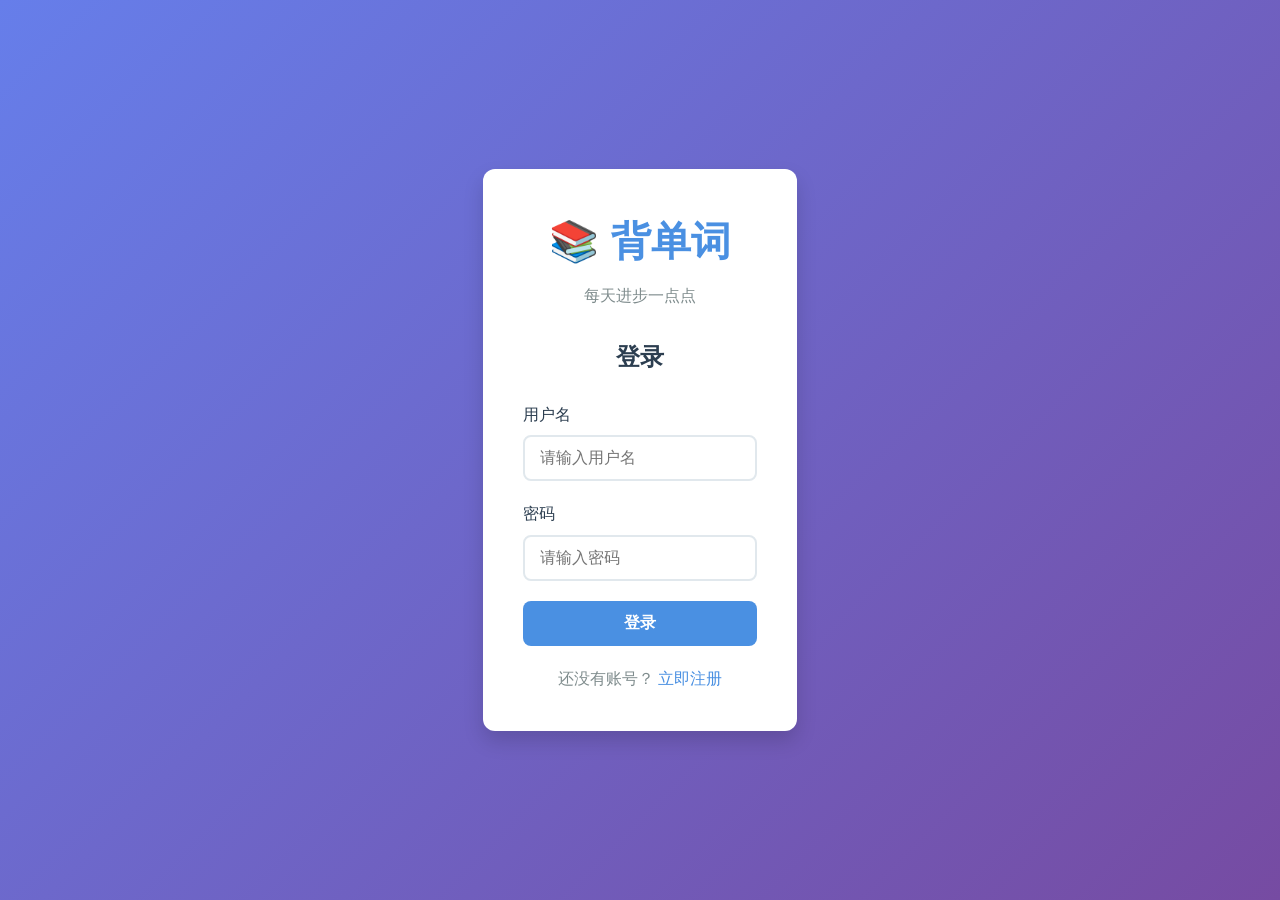
<file: index.html>
<!DOCTYPE html>
<html lang="zh-CN">
<head>
    <meta charset="UTF-8">
    <meta name="viewport" content="width=device-width, initial-scale=1.0">
    <title>背单词应用 - 登录/注册</title>
    <link rel="stylesheet" href="css/style.css">
    <link rel="stylesheet" href="css/auth.css">
</head>
<body>
    <div class="container">
        <div class="auth-card">
            <div class="logo">
                <h1>📚 背单词</h1>
                <p class="tagline">每天进步一点点</p>
            </div>

            <!-- Login Form -->
            <div id="loginForm" class="form-container active">
                <h2>登录</h2>
                <form id="loginFormElement">
                    <div class="form-group">
                        <label for="loginUsername">用户名</label>
                        <input type="text" id="loginUsername" name="username" required 
                               placeholder="请输入用户名" autocomplete="username">
                    </div>
                    <div class="form-group">
                        <label for="loginPassword">密码</label>
                        <input type="password" id="loginPassword" name="password" required 
                               placeholder="请输入密码" autocomplete="current-password">
                    </div>
                    <div class="form-group">
                        <button type="submit" class="btn btn-primary">登录</button>
                    </div>
                    <div class="form-footer">
                        <p>还没有账号？ <a href="#" id="showRegister">立即注册</a></p>
                    </div>
                </form>
            </div>

            <!-- Register Form -->
            <div id="registerForm" class="form-container">
                <h2>注册</h2>
                <form id="registerFormElement">
                    <div class="form-group">
                        <label for="registerUsername">用户名</label>
                        <input type="text" id="registerUsername" name="username" required 
                               placeholder="请输入用户名（3-20个字符）" 
                               minlength="3" maxlength="20" autocomplete="username">
                    </div>
                    <div class="form-group">
                        <label for="registerPassword">密码</label>
                        <input type="password" id="registerPassword" name="password" required 
                               placeholder="请输入密码（至少6个字符）" 
                               minlength="6" autocomplete="new-password">
                    </div>
                    <div class="form-group">
                        <label for="confirmPassword">确认密码</label>
                        <input type="password" id="confirmPassword" name="confirmPassword" required 
                               placeholder="请再次输入密码" 
                               minlength="6" autocomplete="new-password">
                    </div>
                    <div class="form-group">
                        <button type="submit" class="btn btn-primary">注册</button>
                    </div>
                    <div class="form-footer">
                        <p>已有账号？ <a href="#" id="showLogin">立即登录</a></p>
                    </div>
                </form>
            </div>

            <!-- Message Display -->
            <div id="message" class="message"></div>
        </div>
    </div>

    <script src="js/storage.js"></script>
    <script src="js/utils.js"></script>
    <script src="js/auth.js"></script>
</body>
</html>
</file>
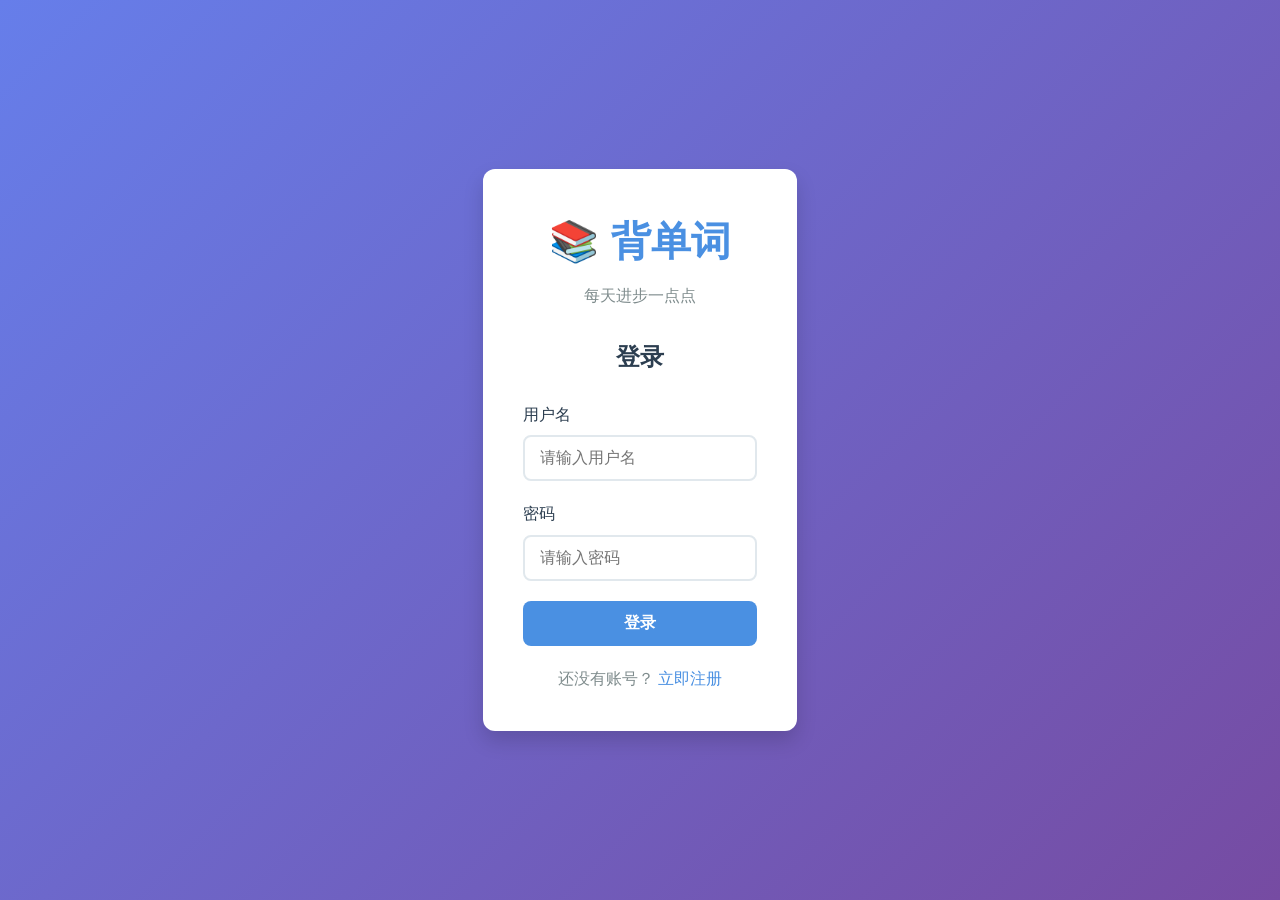
<file: dashboard.html>
<!DOCTYPE html>
<html lang="zh-CN">
<head>
    <meta charset="UTF-8">
    <meta name="viewport" content="width=device-width, initial-scale=1.0">
    <title>背单词应用 - 主页</title>
    <link rel="stylesheet" href="css/style.css">
    <link rel="stylesheet" href="css/dashboard.css">
</head>
<body>
    <nav class="navbar">
        <div class="nav-container">
            <div class="nav-brand">
                <h1>📚 背单词</h1>
            </div>
            <ul class="nav-menu">
                <li><a href="dashboard.html" class="active">主页</a></li>
                <li><a href="vocabulary.html">单词本</a></li>
                <li><a href="quiz.html">开始测验</a></li>
                <li><a href="#" id="logoutBtn">退出</a></li>
            </ul>
        </div>
    </nav>

    <div class="container">
        <div class="welcome-section">
            <h2>欢迎回来，<span id="username"></span>！</h2>
            <p class="welcome-message">继续你的学习之旅</p>
        </div>

        <div class="stats-grid">
            <div class="stat-card">
                <div class="stat-icon">🔥</div>
                <div class="stat-content">
                    <h3>连续登录</h3>
                    <p class="stat-value" id="loginStreak">0</p>
                    <p class="stat-label">天</p>
                </div>
            </div>

            <div class="stat-card">
                <div class="stat-icon">📖</div>
                <div class="stat-content">
                    <h3>单词总数</h3>
                    <p class="stat-value" id="totalWords">0</p>
                    <p class="stat-label">个</p>
                </div>
            </div>

            <div class="stat-card">
                <div class="stat-icon">✅</div>
                <div class="stat-content">
                    <h3>测验次数</h3>
                    <p class="stat-value" id="totalQuizzes">0</p>
                    <p class="stat-label">次</p>
                </div>
            </div>

            <div class="stat-card">
                <div class="stat-icon">🎯</div>
                <div class="stat-content">
                    <h3>平均分数</h3>
                    <p class="stat-value" id="avgScore">0</p>
                    <p class="stat-label">%</p>
                </div>
            </div>
        </div>

        <div class="action-section">
            <h3>快速操作</h3>
            <div class="action-grid">
                <a href="vocabulary.html" class="action-card">
                    <div class="action-icon">➕</div>
                    <h4>添加单词</h4>
                    <p>扩充你的单词库</p>
                </a>

                <a href="quiz.html" class="action-card">
                    <div class="action-icon">🎮</div>
                    <h4>开始测验</h4>
                    <p>测试你的记忆力</p>
                </a>

                <a href="vocabulary.html" class="action-card">
                    <div class="action-icon">📝</div>
                    <h4>管理单词</h4>
                    <p>编辑或删除单词</p>
                </a>

                <a href="#" id="viewStatsBtn" class="action-card">
                    <div class="action-icon">📊</div>
                    <h4>查看统计</h4>
                    <p>了解学习进度</p>
                </a>
            </div>
        </div>

        <div class="recent-section">
            <h3>最近测验记录</h3>
            <div id="recentQuizzes" class="quiz-history">
                <p class="no-data">暂无测验记录</p>
            </div>
        </div>

        <div class="tips-section">
            <h3>💡 学习小贴士</h3>
            <div class="tip-card">
                <p id="dailyTip">每天坚持学习，养成良好的学习习惯！</p>
            </div>
        </div>
    </div>

    <script src="js/storage.js"></script>
    <script src="js/utils.js"></script>
    <script src="js/app.js"></script>
</body>
</html>
</file>
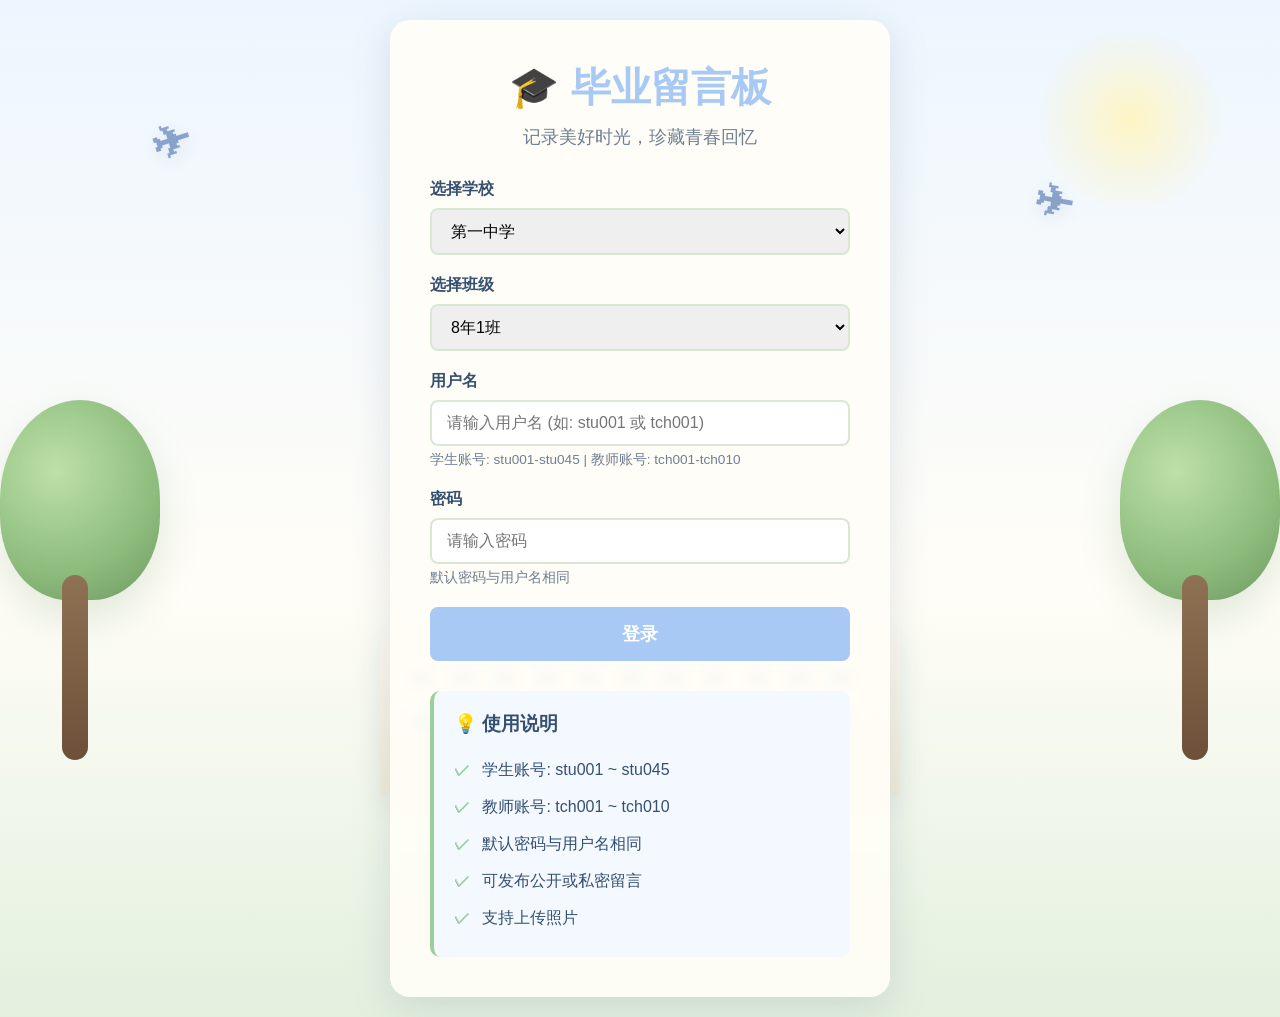
<file: graduation.html>
<!DOCTYPE html>
<html lang="zh-CN">
<head>
    <meta charset="UTF-8">
    <meta name="viewport" content="width=device-width, initial-scale=1.0">
    <title>毕业留言板 - 登录</title>
    <link rel="stylesheet" href="css/graduation.css">
</head>
<body class="graduation-theme">
    <div class="campus-scene" aria-hidden="true">
        <div class="sun-glow"></div>
        <div class="paper-plane plane-left">✈</div>
        <div class="paper-plane plane-right">✈</div>
        <div class="tree tree-left">
            <span class="tree-canopy"></span>
            <span class="tree-trunk"></span>
        </div>
        <div class="tree tree-right">
            <span class="tree-canopy"></span>
            <span class="tree-trunk"></span>
        </div>
        <div class="campus-building"></div>
        <div class="forest-path"></div>
        <div class="teen-group">
            <span class="teen teen-1"></span>
            <span class="teen teen-2"></span>
            <span class="teen teen-3"></span>
            <span class="teen teen-4"></span>
            <span class="teen teen-5"></span>
        </div>
    </div>
    <div class="container">
        <div class="login-box">
            <h1>🎓 毕业留言板</h1>
            <p class="subtitle">记录美好时光，珍藏青春回忆</p>
            
            <form id="loginForm">
                <div class="form-group">
                    <label for="school">选择学校</label>
                    <select id="school" required>
                        <option value="第一中学">第一中学</option>
                        <option value="第二中学">第二中学</option>
                        <option value="第三中学">第三中学</option>
                    </select>
                </div>

                <div class="form-group">
                    <label for="class">选择班级</label>
                    <select id="class" required>
                        <option value="8年1班" selected>8年1班</option>
                        <option value="8年2班">8年2班</option>
                        <option value="8年3班">8年3班</option>
                        <option value="8年4班">8年4班</option>
                        <option value="8年5班">8年5班</option>
                    </select>
                </div>

                <div class="form-group">
                    <label for="username">用户名</label>
                    <input type="text" id="username" placeholder="请输入用户名 (如: stu001 或 tch001)" required>
                    <small>学生账号: stu001-stu045 | 教师账号: tch001-tch010</small>
                </div>

                <div class="form-group">
                    <label for="password">密码</label>
                    <input type="password" id="password" placeholder="请输入密码" required>
                    <small>默认密码与用户名相同</small>
                </div>

                <button type="submit" class="btn-login">登录</button>
            </form>

            <div class="info-box">
                <h3>💡 使用说明</h3>
                <ul>
                    <li>学生账号: stu001 ~ stu045</li>
                    <li>教师账号: tch001 ~ tch010</li>
                    <li>默认密码与用户名相同</li>
                    <li>可发布公开或私密留言</li>
                    <li>支持上传照片</li>
                </ul>
            </div>
        </div>
    </div>

    <script src="js/graduation-auth.js"></script>
</body>
</html>
</file>
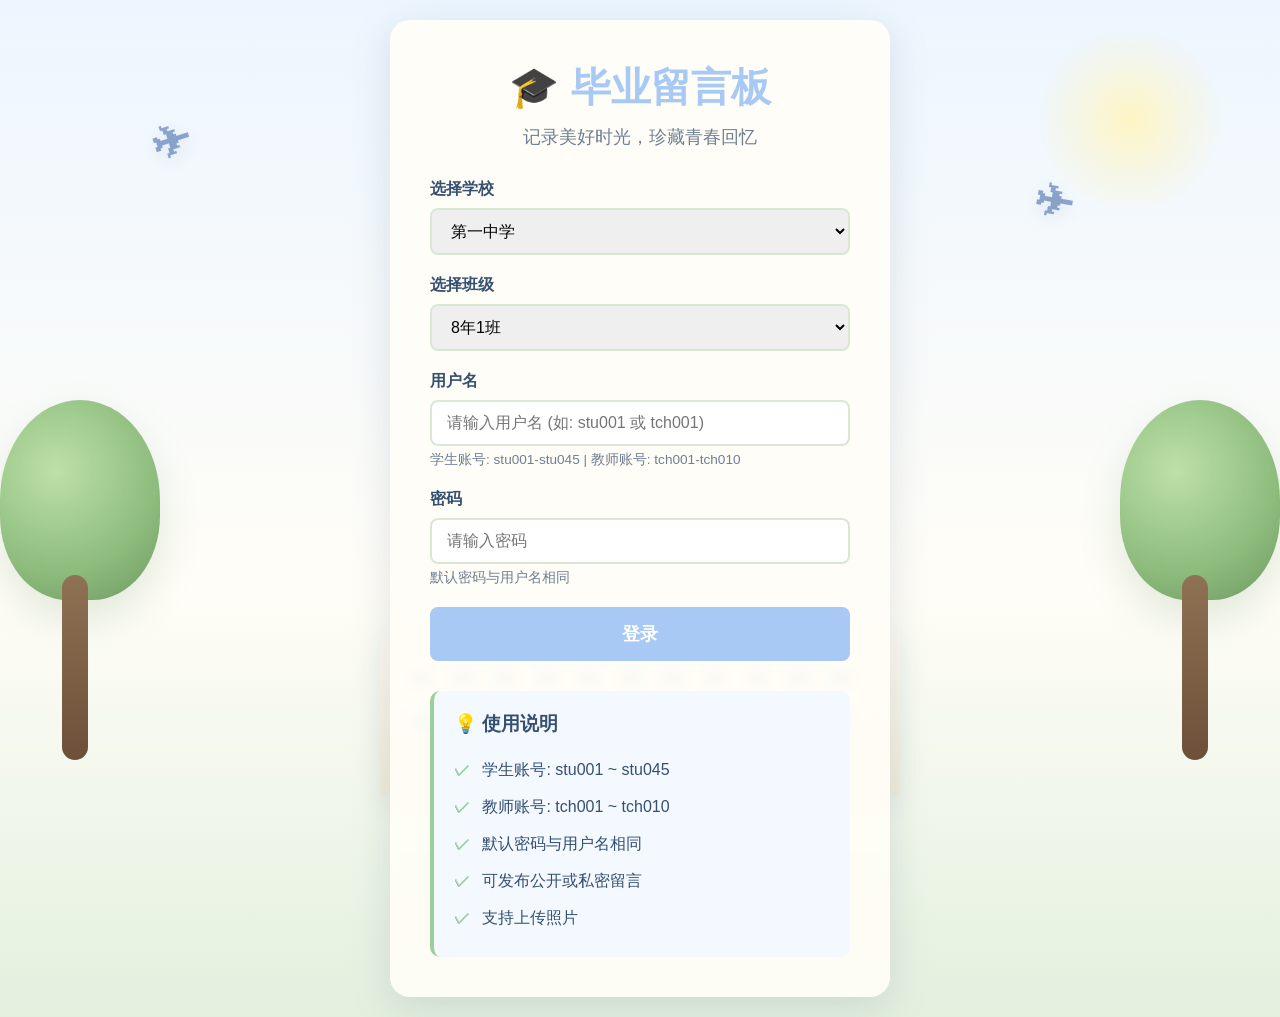
<file: message-board.html>
<!DOCTYPE html>
<html lang="zh-CN">
<head>
    <meta charset="UTF-8">
    <meta name="viewport" content="width=device-width, initial-scale=1.0">
    <title>毕业留言板</title>
    <link rel="stylesheet" href="css/graduation.css">
</head>
<body class="graduation-theme">
    <div class="campus-scene board-scene" aria-hidden="true">
        <div class="sun-glow"></div>
        <div class="paper-plane plane-left">✈</div>
        <div class="paper-plane plane-right plane-animated" id="messagePlane">✈</div>
        <div class="tree tree-left">
            <span class="tree-canopy"></span>
            <span class="tree-trunk"></span>
        </div>
        <div class="tree tree-right">
            <span class="tree-canopy"></span>
            <span class="tree-trunk"></span>
        </div>
        <div class="campus-building"></div>
        <div class="forest-path"></div>
        <div class="teen-group">
            <span class="teen teen-1"></span>
            <span class="teen teen-2"></span>
            <span class="teen teen-3"></span>
            <span class="teen teen-4"></span>
            <span class="teen teen-5"></span>
        </div>
    </div>

    <nav class="navbar">
        <div class="nav-container">
            <h1>🎓 毕业留言板</h1>
            <div class="nav-info">
                <span id="userInfo"></span>
                <button id="logoutBtn" class="btn-logout">退出登录</button>
            </div>
        </div>
    </nav>

    <div class="main-container">
        <aside class="sidebar">
            <div class="user-profile">
                <div class="avatar" id="userAvatar">👤</div>
                <h3 id="userName"></h3>
                <p id="userRole"></p>
            </div>

            <div class="stats">
                <div class="stat-item">
                    <span class="stat-number" id="messageCount">0</span>
                    <span class="stat-label">我的留言</span>
                </div>
                <div class="stat-item">
                    <span class="stat-number" id="receivedCount">0</span>
                    <span class="stat-label">收到留言</span>
                </div>
            </div>

            <div class="filter-section">
                <h3>筛选留言</h3>
                <button class="filter-btn active" data-filter="all">全部留言</button>
                <button class="filter-btn" data-filter="public">公开留言</button>
                <button class="filter-btn" data-filter="private">私密留言</button>
                <button class="filter-btn" data-filter="my">我的留言</button>
            </div>

            <div class="class-info">
                <h3>班级信息</h3>
                <p id="schoolInfo"></p>
                <p id="classInfo"></p>
            </div>
        </aside>

        <main class="content">
            <div class="action-bar">
                <button id="newMessageBtn" class="btn-primary">✍️ 写留言</button>
                <div class="search-box">
                    <input type="text" id="searchInput" placeholder="搜索留言内容或作者...">
                    <button id="searchBtn">🔍</button>
                </div>
            </div>

            <div id="messageList" class="message-list">
                <!-- Messages will be loaded here -->
            </div>
        </main>
    </div>

    <!-- New Message Modal -->
    <div id="messageModal" class="modal">
        <div class="modal-content">
            <span class="close">&times;</span>
            <h2>✍️ 写留言</h2>
            <form id="messageForm">
                <div class="form-group">
                    <label for="messageType">留言类型</label>
                    <select id="messageType" required>
                        <option value="public">公开留言 - 所有人可见</option>
                        <option value="private">私密留言 - 仅接收者可见</option>
                    </select>
                </div>

                <div class="form-group" id="recipientGroup" style="display: none;">
                    <label for="recipient">接收者</label>
                    <select id="recipient">
                        <option value="">选择接收者...</option>
                    </select>
                </div>

                <div class="form-group">
                    <label for="messageTitle">标题</label>
                    <input type="text" id="messageTitle" placeholder="给留言起个标题..." required maxlength="50">
                </div>

                <div class="form-group anonymous-option">
                    <label>
                        <input type="checkbox" id="isAnonymous">
                        匿名留言（其他同学将看不到你的真实姓名）
                    </label>
                </div>

                <div class="form-group">
                    <label for="messageContent">留言内容</label>
                    <textarea id="messageContent" rows="6" placeholder="写下你想说的话..." required maxlength="500"></textarea>
                    <small><span id="charCount">0</span>/500 字</small>
                </div>

                <div class="form-group">
                    <label for="messagePhoto">上传照片 (可选)</label>
                    <input type="file" id="messagePhoto" accept="image/*">
                    <div id="photoPreview" class="photo-preview"></div>
                </div>

                <div class="form-actions">
                    <button type="button" class="btn-secondary" id="cancelBtn">取消</button>
                    <button type="submit" class="btn-primary">发布留言</button>
                </div>
            </form>
        </div>
    </div>

    <!-- View Message Modal -->
    <div id="viewModal" class="modal">
        <div class="modal-content">
            <span class="close">&times;</span>
            <div id="viewMessageContent"></div>
        </div>
    </div>

    <script src="js/graduation-auth.js"></script>
    <script src="js/graduation-board.js"></script>
</body>
</html>
</file>
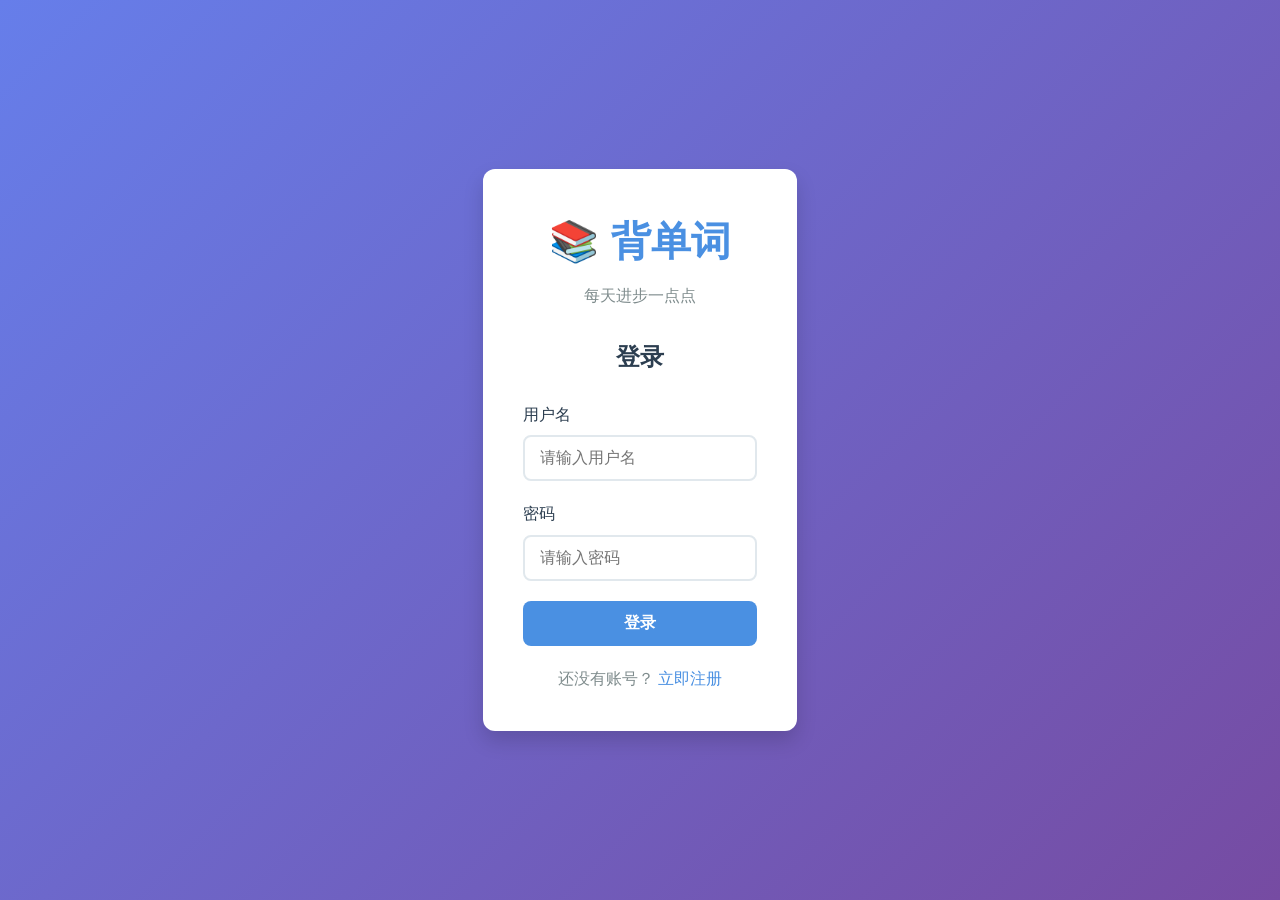
<file: quiz.html>
<!DOCTYPE html>
<html lang="zh-CN">
<head>
    <meta charset="UTF-8">
    <meta name="viewport" content="width=device-width, initial-scale=1.0">
    <title>背单词应用 - 测验</title>
    <link rel="stylesheet" href="css/style.css">
    <link rel="stylesheet" href="css/quiz.css">
</head>
<body>
    <nav class="navbar">
        <div class="nav-container">
            <div class="nav-brand">
                <h1>📚 背单词</h1>
            </div>
            <ul class="nav-menu">
                <li><a href="dashboard.html">主页</a></li>
                <li><a href="vocabulary.html">单词本</a></li>
                <li><a href="quiz.html" class="active">开始测验</a></li>
                <li><a href="#" id="logoutBtn">退出</a></li>
            </ul>
        </div>
    </nav>

    <div class="container">
        <!-- Quiz Setup Screen -->
        <div id="quizSetup" class="quiz-setup active">
            <h2>开始测验</h2>
            <p class="subtitle">选择测验设置</p>

            <div class="setup-card">
                <div class="form-group">
                    <label>题目数量</label>
                    <div class="question-count-options">
                        <button class="count-btn" data-count="5">5题</button>
                        <button class="count-btn active" data-count="10">10题</button>
                        <button class="count-btn" data-count="15">15题</button>
                        <button class="count-btn" data-count="20">20题</button>
                    </div>
                </div>

                <div class="form-group">
                    <label>选择分类</label>
                    <select id="quizCategory">
                        <option value="">所有分类</option>
                    </select>
                </div>

                <div class="word-info">
                    <p>可用单词数：<strong id="availableWords">0</strong></p>
                </div>

                <button id="startQuizBtn" class="btn btn-primary btn-large">开始测验</button>
            </div>
        </div>

        <!-- Quiz Screen -->
        <div id="quizScreen" class="quiz-screen">
            <div class="quiz-header">
                <div class="quiz-progress">
                    <span id="currentQuestion">1</span> / <span id="totalQuestions">10</span>
                </div>
                <div class="quiz-timer">
                    ⏱️ <span id="timer">00:00</span>
                </div>
            </div>

            <div class="progress-bar">
                <div id="progressFill" class="progress-fill"></div>
            </div>

            <div class="question-card">
                <h3 class="question-word" id="questionWord">Loading...</h3>
                <p class="question-prompt">请选择正确的释义：</p>

                <div id="optionsContainer" class="options-container">
                    <!-- Options will be inserted here -->
                </div>
            </div>

            <div class="quiz-navigation">
                <button id="nextBtn" class="btn btn-primary" disabled>下一题</button>
            </div>
        </div>

        <!-- Results Screen -->
        <div id="resultsScreen" class="results-screen">
            <div class="results-card">
                <div class="results-icon" id="resultsIcon">🎉</div>
                <h2>测验完成！</h2>
                
                <div class="score-display">
                    <div class="score-circle">
                        <span id="scorePercentage">0</span>%
                    </div>
                    <p class="score-text">
                        答对 <strong id="correctCount">0</strong> / <strong id="totalCount">0</strong> 题
                    </p>
                </div>

                <div class="results-stats">
                    <div class="stat-item">
                        <span class="stat-label">用时</span>
                        <span class="stat-value" id="timeTaken">00:00</span>
                    </div>
                    <div class="stat-item">
                        <span class="stat-label">正确率</span>
                        <span class="stat-value" id="accuracyRate">0%</span>
                    </div>
                </div>

                <div id="wrongAnswers" class="wrong-answers">
                    <h3>错题回顾</h3>
                    <div id="wrongAnswersList"></div>
                </div>

                <div class="results-actions">
                    <button id="retryBtn" class="btn btn-secondary">再测一次</button>
                    <button id="backToDashboardBtn" class="btn btn-primary">返回主页</button>
                </div>
            </div>
        </div>
    </div>

    <script src="js/storage.js"></script>
    <script src="js/utils.js"></script>
    <script src="js/quiz.js"></script>
</body>
</html>
</file>
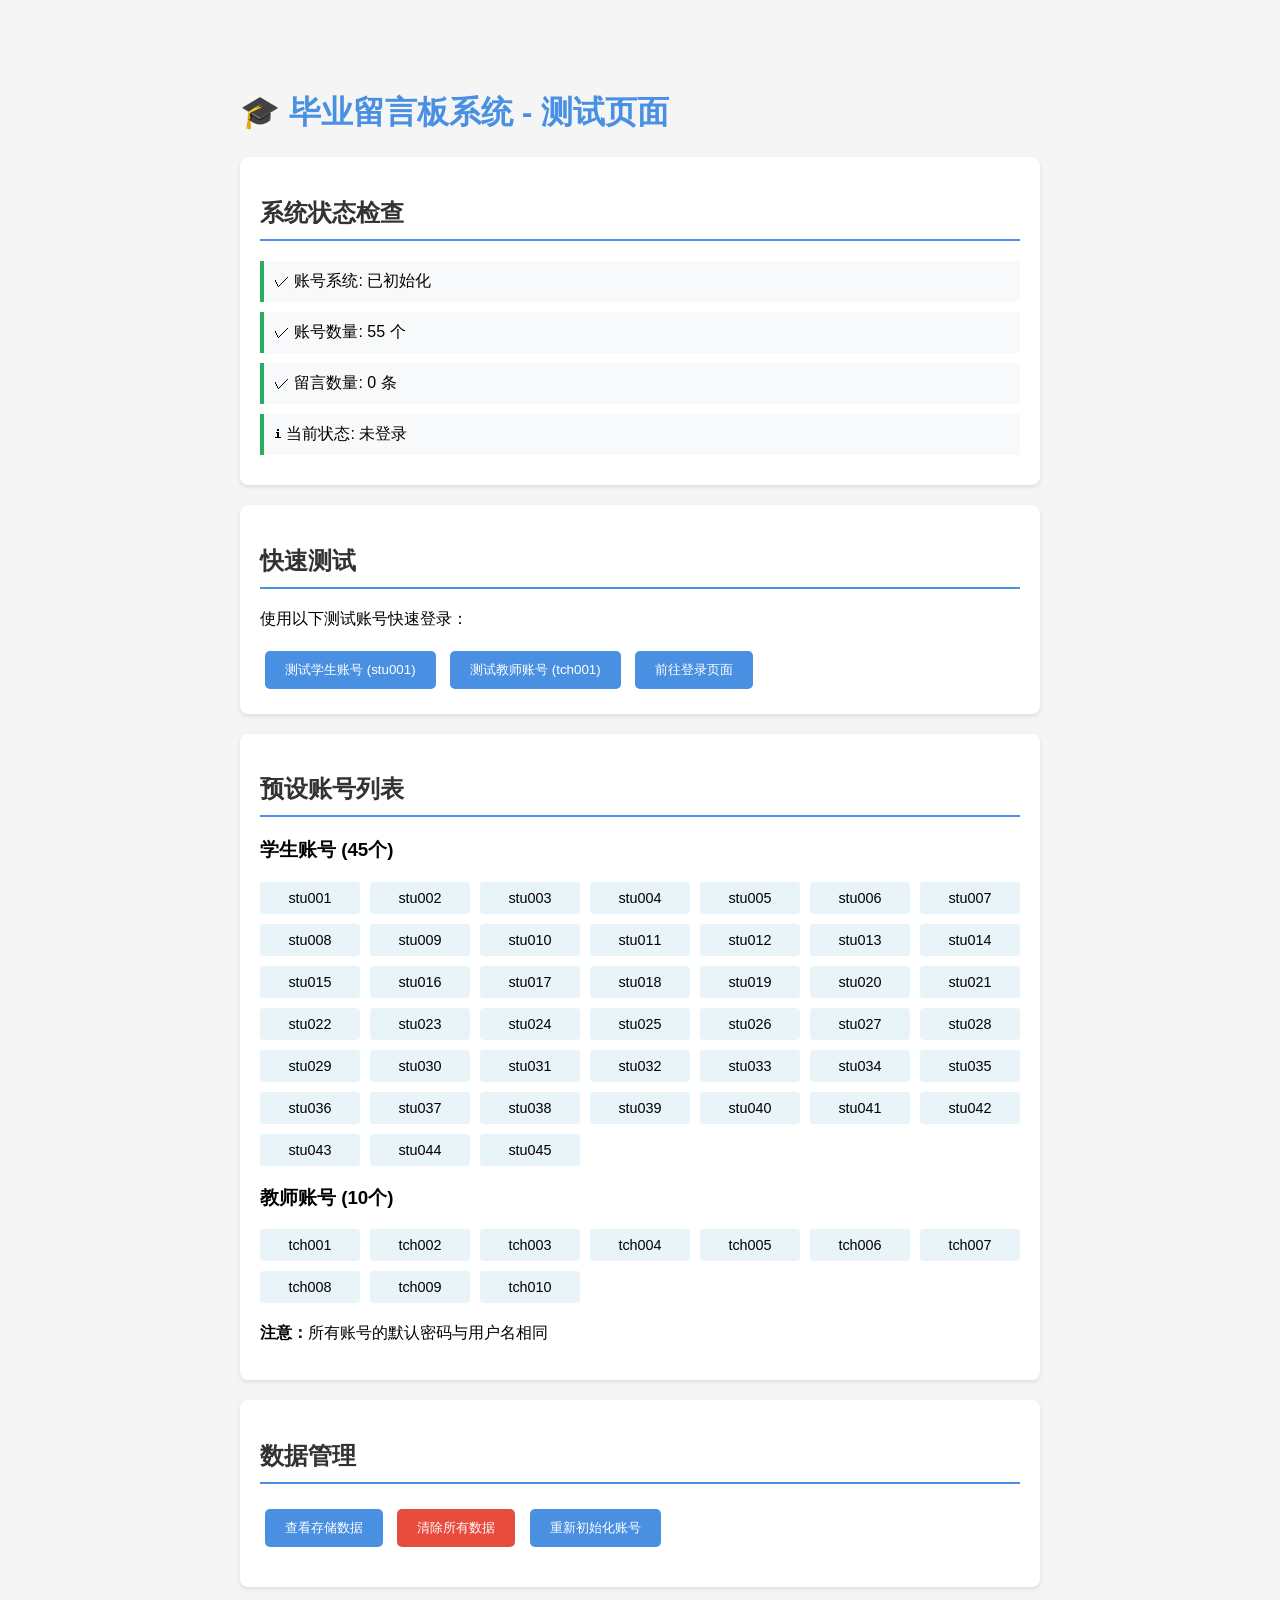
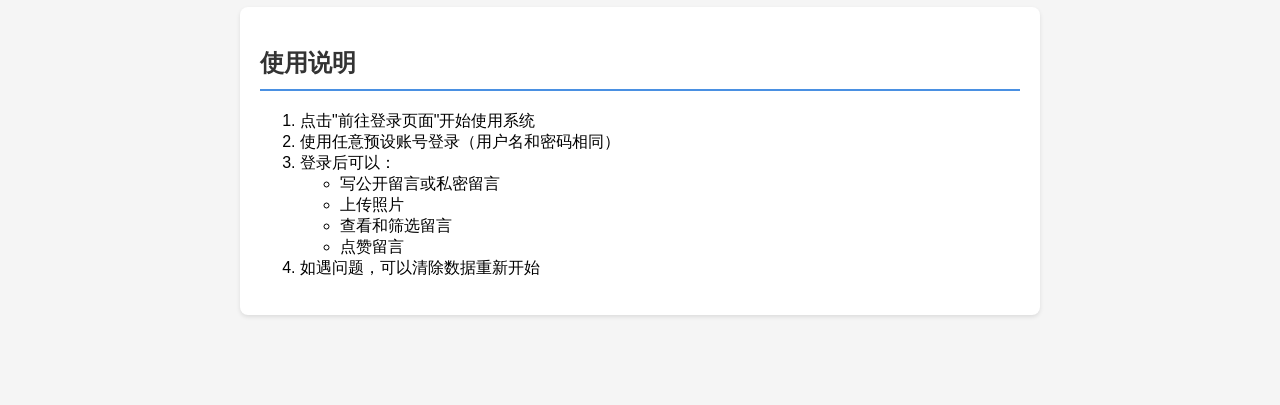
<file: test-graduation.html>
<!DOCTYPE html>
<html lang="zh-CN">
<head>
    <meta charset="UTF-8">
    <meta name="viewport" content="width=device-width, initial-scale=1.0">
    <title>毕业留言板 - 测试页面</title>
    <style>
        body {
            font-family: Arial, sans-serif;
            max-width: 800px;
            margin: 50px auto;
            padding: 20px;
            background: #f5f5f5;
        }
        .test-section {
            background: white;
            padding: 20px;
            margin-bottom: 20px;
            border-radius: 8px;
            box-shadow: 0 2px 4px rgba(0,0,0,0.1);
        }
        h1 {
            color: #4a90e2;
        }
        h2 {
            color: #333;
            border-bottom: 2px solid #4a90e2;
            padding-bottom: 10px;
        }
        .test-item {
            padding: 10px;
            margin: 10px 0;
            background: #f8f9fa;
            border-left: 4px solid #27ae60;
        }
        .error {
            border-left-color: #e74c3c;
        }
        button {
            padding: 10px 20px;
            background: #4a90e2;
            color: white;
            border: none;
            border-radius: 5px;
            cursor: pointer;
            margin: 5px;
        }
        button:hover {
            background: #357abd;
        }
        .btn-danger {
            background: #e74c3c;
        }
        .btn-danger:hover {
            background: #c0392b;
        }
        code {
            background: #f4f4f4;
            padding: 2px 6px;
            border-radius: 3px;
            font-family: monospace;
        }
        .account-list {
            display: grid;
            grid-template-columns: repeat(auto-fill, minmax(100px, 1fr));
            gap: 10px;
            margin-top: 10px;
        }
        .account-item {
            padding: 8px;
            background: #e8f4f8;
            border-radius: 4px;
            text-align: center;
            font-size: 0.9em;
        }
    </style>
</head>
<body>
    <h1>🎓 毕业留言板系统 - 测试页面</h1>

    <div class="test-section">
        <h2>系统状态检查</h2>
        <div id="systemStatus"></div>
    </div>

    <div class="test-section">
        <h2>快速测试</h2>
        <p>使用以下测试账号快速登录：</p>
        <button onclick="testLogin('stu001')">测试学生账号 (stu001)</button>
        <button onclick="testLogin('tch001')">测试教师账号 (tch001)</button>
        <button onclick="window.location.href='graduation.html'">前往登录页面</button>
    </div>

    <div class="test-section">
        <h2>预设账号列表</h2>
        
        <h3>学生账号 (45个)</h3>
        <div class="account-list" id="studentAccounts"></div>
        
        <h3>教师账号 (10个)</h3>
        <div class="account-list" id="teacherAccounts"></div>
        
        <p style="margin-top: 20px;">
            <strong>注意：</strong>所有账号的默认密码与用户名相同
        </p>
    </div>

    <div class="test-section">
        <h2>数据管理</h2>
        <button onclick="viewData()">查看存储数据</button>
        <button onclick="clearData()" class="btn-danger">清除所有数据</button>
        <button onclick="reinitialize()">重新初始化账号</button>
        <div id="dataInfo" style="margin-top: 15px;"></div>
    </div>

    <div class="test-section">
        <h2>使用说明</h2>
        <ol>
            <li>点击"前往登录页面"开始使用系统</li>
            <li>使用任意预设账号登录（用户名和密码相同）</li>
            <li>登录后可以：
                <ul>
                    <li>写公开留言或私密留言</li>
                    <li>上传照片</li>
                    <li>查看和筛选留言</li>
                    <li>点赞留言</li>
                </ul>
            </li>
            <li>如遇问题，可以清除数据重新开始</li>
        </ol>
    </div>

    <script>
        // Check system status
        function checkSystem() {
            const statusDiv = document.getElementById('systemStatus');
            let html = '';

            // Check localStorage
            const hasAccounts = localStorage.getItem('graduation_accounts_initialized');
            const accounts = localStorage.getItem('graduation_accounts');
            const messages = localStorage.getItem('graduation_messages');
            const currentUser = localStorage.getItem('graduation_current_user');

            html += `<div class="test-item ${hasAccounts ? '' : 'error'}">
                ✓ 账号系统: ${hasAccounts ? '已初始化' : '未初始化'}
            </div>`;

            if (accounts) {
                const accountsData = JSON.parse(accounts);
                html += `<div class="test-item">
                    ✓ 账号数量: ${accountsData.length} 个
                </div>`;
            }

            if (messages) {
                const messagesData = JSON.parse(messages);
                html += `<div class="test-item">
                    ✓ 留言数量: ${messagesData.length} 条
                </div>`;
            } else {
                html += `<div class="test-item">
                    ✓ 留言数量: 0 条
                </div>`;
            }

            if (currentUser) {
                const userData = JSON.parse(currentUser);
                html += `<div class="test-item">
                    ✓ 当前登录: ${userData.name} (${userData.username})
                </div>`;
            } else {
                html += `<div class="test-item">
                    ℹ 当前状态: 未登录
                </div>`;
            }

            statusDiv.innerHTML = html;
        }

        // Display accounts
        function displayAccounts() {
            const studentDiv = document.getElementById('studentAccounts');
            const teacherDiv = document.getElementById('teacherAccounts');

            let studentHtml = '';
            for (let i = 1; i <= 45; i++) {
                const username = `stu${String(i).padStart(3, '0')}`;
                studentHtml += `<div class="account-item">${username}</div>`;
            }
            studentDiv.innerHTML = studentHtml;

            let teacherHtml = '';
            for (let i = 1; i <= 10; i++) {
                const username = `tch${String(i).padStart(3, '0')}`;
                teacherHtml += `<div class="account-item">${username}</div>`;
            }
            teacherDiv.innerHTML = teacherHtml;
        }

        // Test login
        function testLogin(username) {
            // Initialize accounts if needed
            if (!localStorage.getItem('graduation_accounts_initialized')) {
                initializeAccounts();
            }

            const accounts = JSON.parse(localStorage.getItem('graduation_accounts'));
            const account = accounts.find(acc => acc.username === username);

            if (account) {
                const session = {
                    username: account.username,
                    name: account.name,
                    role: account.role,
                    school: '第一中学',
                    class: '8年2班',
                    loginTime: new Date().toISOString()
                };
                localStorage.setItem('graduation_current_user', JSON.stringify(session));
                alert(`登录成功！用户：${account.name}`);
                window.location.href = 'message-board.html';
            } else {
                alert('账号不存在！');
            }
        }

        // Initialize accounts
        function initializeAccounts() {
            const accounts = [];

            for (let i = 1; i <= 45; i++) {
                const username = `stu${String(i).padStart(3, '0')}`;
                accounts.push({
                    username: username,
                    password: username,
                    role: 'student',
                    name: `学生${i}`,
                    school: '第一中学',
                    class: '8年2班'
                });
            }

            for (let i = 1; i <= 10; i++) {
                const username = `tch${String(i).padStart(3, '0')}`;
                accounts.push({
                    username: username,
                    password: username,
                    role: 'teacher',
                    name: `教师${i}`,
                    school: '第一中学',
                    class: '8年2班'
                });
            }

            localStorage.setItem('graduation_accounts', JSON.stringify(accounts));
            localStorage.setItem('graduation_accounts_initialized', 'true');
        }

        // View data
        function viewData() {
            const dataDiv = document.getElementById('dataInfo');
            const accounts = localStorage.getItem('graduation_accounts');
            const messages = localStorage.getItem('graduation_messages');
            
            let html = '<h3>存储数据概览</h3>';
            
            if (accounts) {
                const accountsData = JSON.parse(accounts);
                html += `<p><strong>账号数据：</strong>${accountsData.length} 个账号</p>`;
            }
            
            if (messages) {
                const messagesData = JSON.parse(messages);
                html += `<p><strong>留言数据：</strong>${messagesData.length} 条留言</p>`;
            } else {
                html += `<p><strong>留言数据：</strong>暂无留言</p>`;
            }
            
            dataDiv.innerHTML = html;
        }

        // Clear data
        function clearData() {
            if (confirm('确定要清除所有数据吗？这将删除所有留言和登录信息！')) {
                localStorage.removeItem('graduation_accounts');
                localStorage.removeItem('graduation_accounts_initialized');
                localStorage.removeItem('graduation_messages');
                localStorage.removeItem('graduation_current_user');
                alert('数据已清除！');
                checkSystem();
            }
        }

        // Reinitialize
        function reinitialize() {
            if (confirm('确定要重新初始化账号系统吗？')) {
                localStorage.removeItem('graduation_accounts');
                localStorage.removeItem('graduation_accounts_initialized');
                initializeAccounts();
                alert('账号系统已重新初始化！');
                checkSystem();
            }
        }

        // Initialize on load
        window.onload = function() {
            checkSystem();
            displayAccounts();
        };
    </script>
</body>
</html>
</file>
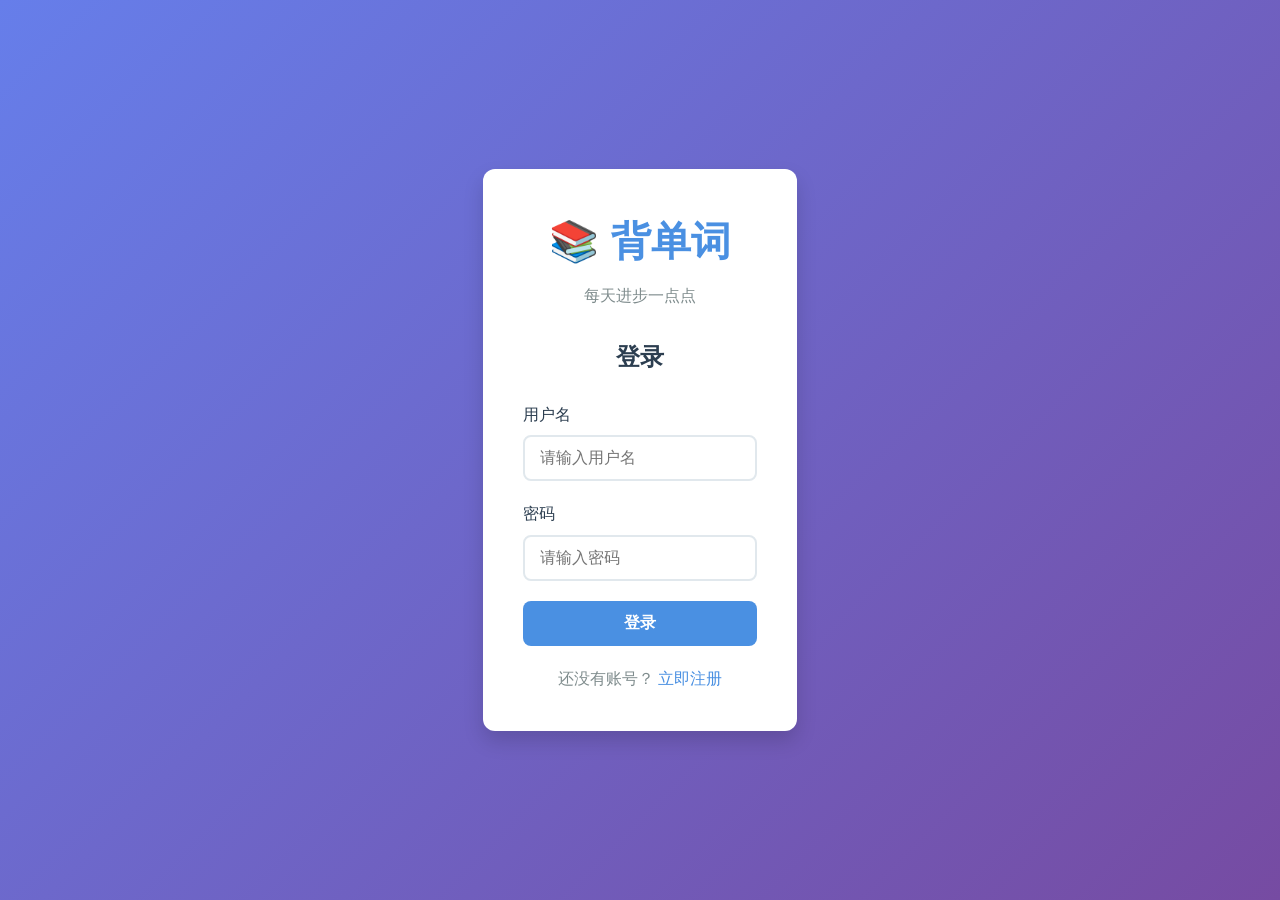
<file: vocabulary.html>
<!DOCTYPE html>
<html lang="zh-CN">
<head>
    <meta charset="UTF-8">
    <meta name="viewport" content="width=device-width, initial-scale=1.0">
    <title>背单词应用 - 单词本</title>
    <link rel="stylesheet" href="css/style.css">
    <link rel="stylesheet" href="css/dashboard.css">
</head>
<body>
    <nav class="navbar">
        <div class="nav-container">
            <div class="nav-brand">
                <h1>📚 背单词</h1>
            </div>
            <ul class="nav-menu">
                <li><a href="dashboard.html">主页</a></li>
                <li><a href="vocabulary.html" class="active">单词本</a></li>
                <li><a href="quiz.html">开始测验</a></li>
                <li><a href="#" id="logoutBtn">退出</a></li>
            </ul>
        </div>
    </nav>

    <div class="container">
        <div class="page-header">
            <h2>我的单词本</h2>
            <button id="addWordBtn" class="btn btn-primary">➕ 添加单词</button>
        </div>

        <!-- Add/Edit Word Modal -->
        <div id="wordModal" class="modal">
            <div class="modal-content">
                <div class="modal-header">
                    <h3 id="modalTitle">添加单词</h3>
                    <span class="close">&times;</span>
                </div>
                <form id="wordForm">
                    <input type="hidden" id="wordId">
                    <div class="form-group">
                        <label for="wordInput">单词 *</label>
                        <input type="text" id="wordInput" required 
                               placeholder="例如：apple" autocomplete="off">
                    </div>
                    <div class="form-group">
                        <label for="definitionInput">释义 *</label>
                        <textarea id="definitionInput" required rows="3"
                                  placeholder="例如：苹果；苹果树"></textarea>
                    </div>
                    <div class="form-group">
                        <label for="exampleInput">例句</label>
                        <textarea id="exampleInput" rows="2"
                                  placeholder="例如：I like to eat apples."></textarea>
                    </div>
                    <div class="form-group">
                        <label for="categoryInput">分类</label>
                        <input type="text" id="categoryInput" 
                               placeholder="例如：水果、动物、日常用语" 
                               list="categoryList" autocomplete="off">
                        <datalist id="categoryList"></datalist>
                    </div>
                    <div class="modal-footer">
                        <button type="button" class="btn btn-secondary" id="cancelBtn">取消</button>
                        <button type="submit" class="btn btn-primary">保存</button>
                    </div>
                </form>
            </div>
        </div>

        <!-- Search and Filter -->
        <div class="search-section">
            <div class="search-bar">
                <input type="text" id="searchInput" placeholder="🔍 搜索单词或释义..." autocomplete="off">
            </div>
            <div class="filter-bar">
                <select id="categoryFilter">
                    <option value="">所有分类</option>
                </select>
                <select id="sortBy">
                    <option value="date-desc">最新添加</option>
                    <option value="date-asc">最早添加</option>
                    <option value="alpha-asc">A-Z</option>
                    <option value="alpha-desc">Z-A</option>
                    <option value="review-desc">复习次数</option>
                </select>
            </div>
        </div>

        <!-- Word Count -->
        <div class="word-count">
            <p>共 <strong id="wordCount">0</strong> 个单词</p>
        </div>

        <!-- Word List -->
        <div id="wordList" class="word-list">
            <p class="no-data">暂无单词，点击上方按钮添加单词</p>
        </div>

        <!-- Delete Confirmation Modal -->
        <div id="deleteModal" class="modal">
            <div class="modal-content modal-small">
                <div class="modal-header">
                    <h3>确认删除</h3>
                    <span class="close">&times;</span>
                </div>
                <div class="modal-body">
                    <p>确定要删除单词 "<strong id="deleteWordName"></strong>" 吗？</p>
                    <p class="warning-text">此操作无法撤销！</p>
                </div>
                <div class="modal-footer">
                    <button type="button" class="btn btn-secondary" id="cancelDeleteBtn">取消</button>
                    <button type="button" class="btn btn-danger" id="confirmDeleteBtn">删除</button>
                </div>
            </div>
        </div>
    </div>

    <script src="js/storage.js"></script>
    <script src="js/utils.js"></script>
    <script src="js/vocabulary.js"></script>
</body>
</html>
</file>
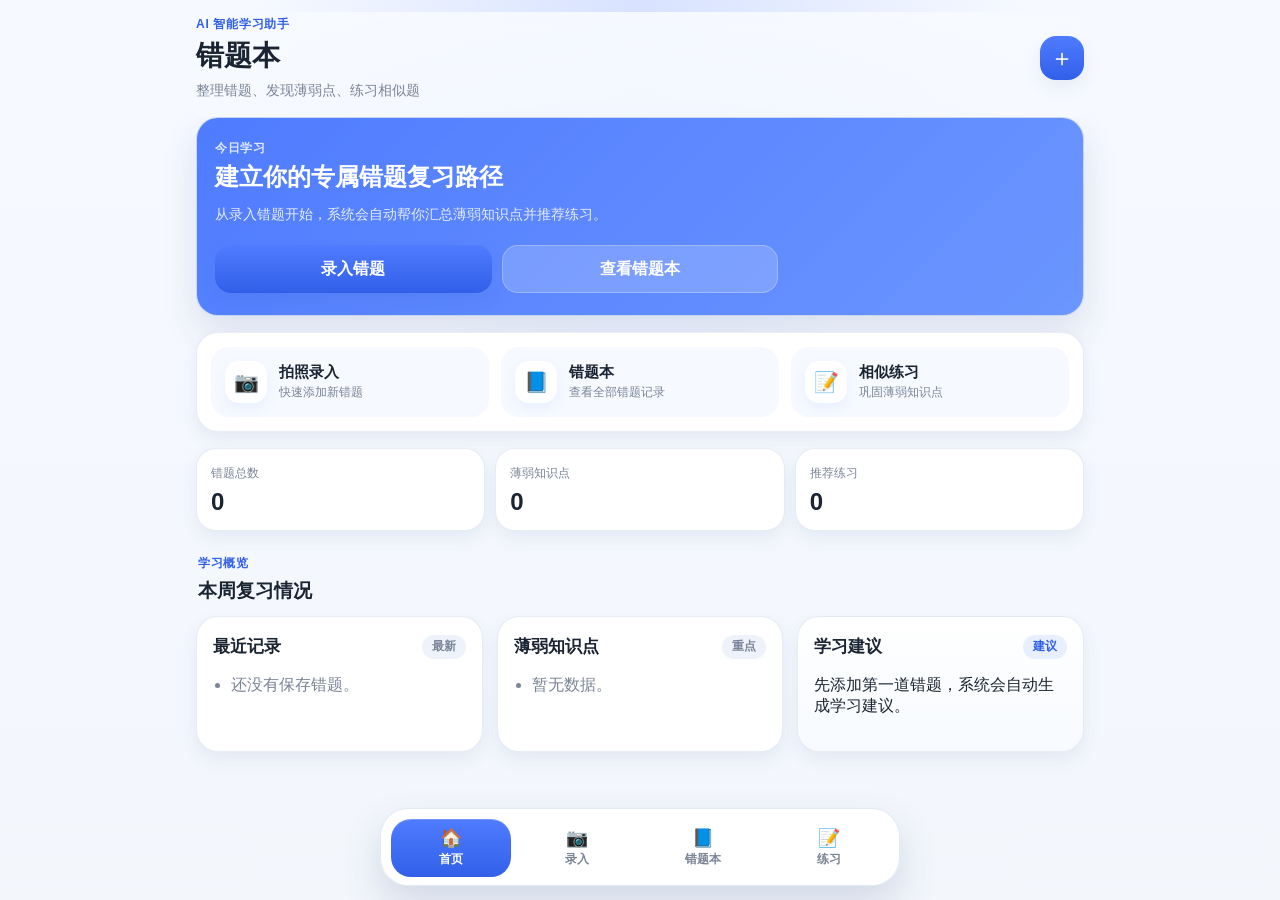
<file: wrongbook.html>
<!DOCTYPE html>
<html lang="zh-CN">
<head>
  <meta charset="UTF-8" />
  <meta name="viewport" content="width=device-width, initial-scale=1.0" />
  <title>错题本 MVP</title>
  <link rel="stylesheet" href="css/wrongbook.css" />
</head>
<body>
  <div class="app-shell">
    <div class="status-safe-area"></div>

    <header class="app-header">
      <div class="header-main">
        <div>
          <p class="eyebrow">AI 智能学习助手</p>
          <h1>错题本</h1>
          <p class="subtitle">整理错题、发现薄弱点、练习相似题</p>
        </div>
        <button class="icon-btn" id="seedDemoBtn" type="button" aria-label="加载示例数据">＋</button>
      </div>
    </header>

    <main class="main-content">
      <section class="hero-card">
        <div class="hero-copy">
          <p class="section-label">今日学习</p>
          <h2>建立你的专属错题复习路径</h2>
          <p>从录入错题开始，系统会自动帮你汇总薄弱知识点并推荐练习。</p>
        </div>
        <div class="hero-actions">
          <button class="primary-btn" data-view-target="capture" type="button">录入错题</button>
          <button class="secondary-btn" data-view-target="notebook" type="button">查看错题本</button>
        </div>
      </section>

      <section class="quick-actions-card">
        <button class="quick-action" data-view-target="capture" type="button">
          <span class="quick-action-icon">📷</span>
          <span class="quick-action-text">
            <strong>拍照录入</strong>
            <small>快速添加新错题</small>
          </span>
        </button>
        <button class="quick-action" data-view-target="notebook" type="button">
          <span class="quick-action-icon">📘</span>
          <span class="quick-action-text">
            <strong>错题本</strong>
            <small>查看全部错题记录</small>
          </span>
        </button>
        <button class="quick-action" data-view-target="practice" type="button">
          <span class="quick-action-icon">📝</span>
          <span class="quick-action-text">
            <strong>相似练习</strong>
            <small>巩固薄弱知识点</small>
          </span>
        </button>
      </section>

      <section class="stats-grid" id="statsGrid">
        <article class="stat-card">
          <span class="stat-label">错题总数</span>
          <strong id="totalQuestions">0</strong>
        </article>
        <article class="stat-card">
          <span class="stat-label">薄弱知识点</span>
          <strong id="weakPointsCount">0</strong>
        </article>
        <article class="stat-card">
          <span class="stat-label">推荐练习</span>
          <strong id="practiceCount">0</strong>
        </article>
      </section>

      <section class="view-panel active" id="view-home">
        <div class="section-head">
          <div>
            <p class="section-label">学习概览</p>
            <h3>本周复习情况</h3>
          </div>
        </div>

        <div class="dashboard-grid">
          <article class="info-card">
            <div class="card-title-row">
              <h4>最近记录</h4>
              <span class="mini-tag">最新</span>
            </div>
            <ul id="recentActivityList" class="plain-list">
              <li>还没有保存错题。</li>
            </ul>
          </article>

          <article class="info-card">
            <div class="card-title-row">
              <h4>薄弱知识点</h4>
              <span class="mini-tag">重点</span>
            </div>
            <ul id="weakTopicList" class="plain-list">
              <li>暂无数据。</li>
            </ul>
          </article>

          <article class="info-card suggestion-card">
            <div class="card-title-row">
              <h4>学习建议</h4>
              <span class="mini-tag mini-tag-accent">建议</span>
            </div>
            <p id="studySuggestion">先添加第一道错题，系统会自动生成学习建议。</p>
          </article>
        </div>
      </section>

      <section class="view-panel" id="view-capture">
        <div class="section-head">
          <div>
            <p class="section-label">错题录入</p>
            <h3>手动录入错题</h3>
          </div>
        </div>

        <div class="step-card">
          <div class="step-item active">
            <span class="step-dot">1</span>
            <span>填写题目信息</span>
          </div>
          <div class="step-item">
            <span class="step-dot">2</span>
            <span>保存到错题本</span>
          </div>
          <div class="step-item">
            <span class="step-dot">3</span>
            <span>查看推荐练习</span>
          </div>
        </div>

        <form id="wrongQuestionForm" class="form-card">
          <div class="form-grid">
            <label>
              学科
              <select id="subject" required>
                <option value="">请选择学科</option>
                <option value="数学">数学</option>
                <option value="英语">英语</option>
              </select>
            </label>

            <label>
              题型
              <select id="questionType" required>
                <option value="">请选择题型</option>
                <option value="选择题">选择题</option>
                <option value="填空题">填空题</option>
                <option value="简答题">简答题</option>
              </select>
            </label>

            <label>
              知识点
              <input id="knowledgePoint" type="text" placeholder="例如：一次函数" required />
            </label>

            <label>
              错因
              <select id="errorReason" required>
                <option value="">请选择错因</option>
                <option value="概念不清">概念不清</option>
                <option value="计算错误">计算错误</option>
                <option value="审题错误">审题错误</option>
                <option value="粗心失误">粗心失误</option>
              </select>
            </label>
          </div>

          <label>
            题目内容 / OCR 识别文本
            <textarea id="ocrText" rows="6" placeholder="可粘贴或编辑识别出的题目内容..." required></textarea>
          </label>

          <label>
            个人备注
            <textarea id="questionNote" rows="3" placeholder="补充你的订正思路、易错提醒或复习计划..."></textarea>
          </label>

          <div class="form-actions">
            <button class="primary-btn full-btn" type="submit">保存到错题本</button>
            <button class="secondary-btn full-btn" type="reset">清空内容</button>
          </div>
        </form>
      </section>

      <section class="view-panel" id="view-notebook">
        <div class="section-head">
          <div>
            <p class="section-label">错题管理</p>
            <h3>我的错题本</h3>
          </div>
        </div>

        <div class="toolbar card-toolbar">
          <select id="filterSubject">
            <option value="">全部学科</option>
            <option value="数学">数学</option>
            <option value="英语">英语</option>
          </select>
          <input id="searchInput" type="search" placeholder="搜索知识点、题目或错因" />
        </div>

        <div id="questionList" class="question-list">
          <article class="empty-card">还没有错题记录。</article>
        </div>
      </section>

      <section class="view-panel" id="view-practice">
        <div class="section-head">
          <div>
            <p class="section-label">专项练习</p>
            <h3>相似题推荐</h3>
          </div>
        </div>

        <div id="practiceList" class="practice-list">
          <article class="empty-card">先保存一道错题，再查看相似练习。</article>
        </div>
      </section>
    </main>

    <nav class="bottom-nav">
      <button class="nav-item active" data-view-target="home" type="button">
        <span class="nav-icon">🏠</span>
        <span class="nav-text">首页</span>
      </button>
      <button class="nav-item" data-view-target="capture" type="button">
        <span class="nav-icon">📷</span>
        <span class="nav-text">录入</span>
      </button>
      <button class="nav-item" data-view-target="notebook" type="button">
        <span class="nav-icon">📘</span>
        <span class="nav-text">错题本</span>
      </button>
      <button class="nav-item" data-view-target="practice" type="button">
        <span class="nav-icon">📝</span>
        <span class="nav-text">练习</span>
      </button>
    </nav>
  </div>

  <script src="js/wrongbook-data.js"></script>
  <script src="js/wrongbook-storage.js"></script>
  <script src="js/wrongbook-app.js"></script>
</body>
</html>
</file>
<file: css/style.css>
/* Global Styles */
* {
    margin: 0;
    padding: 0;
    box-sizing: border-box;
}

:root {
    --primary-color: #4a90e2;
    --primary-dark: #357abd;
    --secondary-color: #50c878;
    --danger-color: #e74c3c;
    --warning-color: #f39c12;
    --text-primary: #2c3e50;
    --text-secondary: #7f8c8d;
    --bg-light: #f8f9fa;
    --bg-white: #ffffff;
    --border-color: #e1e8ed;
    --shadow-sm: 0 2px 4px rgba(0, 0, 0, 0.1);
    --shadow-md: 0 4px 6px rgba(0, 0, 0, 0.1);
    --shadow-lg: 0 10px 20px rgba(0, 0, 0, 0.15);
    --border-radius: 8px;
    --transition: all 0.3s ease;
}

body {
    font-family: -apple-system, BlinkMacSystemFont, 'Segoe UI', 'Microsoft YaHei', 'PingFang SC', sans-serif;
    background: linear-gradient(135deg, #667eea 0%, #764ba2 100%);
    min-height: 100vh;
    color: var(--text-primary);
    line-height: 1.6;
}

.container {
    max-width: 1200px;
    margin: 0 auto;
    padding: 20px;
}

/* Navigation Bar */
.navbar {
    background: var(--bg-white);
    box-shadow: var(--shadow-md);
    position: sticky;
    top: 0;
    z-index: 1000;
}

.nav-container {
    max-width: 1200px;
    margin: 0 auto;
    padding: 0 20px;
    display: flex;
    justify-content: space-between;
    align-items: center;
    height: 60px;
}

.nav-brand h1 {
    font-size: 1.5rem;
    color: var(--primary-color);
}

.nav-menu {
    display: flex;
    list-style: none;
    gap: 30px;
}

.nav-menu a {
    text-decoration: none;
    color: var(--text-primary);
    font-weight: 500;
    transition: var(--transition);
    padding: 8px 16px;
    border-radius: var(--border-radius);
}

.nav-menu a:hover {
    color: var(--primary-color);
    background: var(--bg-light);
}

.nav-menu a.active {
    color: var(--primary-color);
    background: rgba(74, 144, 226, 0.1);
}

/* Buttons */
.btn {
    padding: 10px 20px;
    border: none;
    border-radius: var(--border-radius);
    font-size: 1rem;
    font-weight: 500;
    cursor: pointer;
    transition: var(--transition);
    text-decoration: none;
    display: inline-block;
    text-align: center;
}

.btn-primary {
    background: var(--primary-color);
    color: white;
}

.btn-primary:hover {
    background: var(--primary-dark);
    transform: translateY(-2px);
    box-shadow: var(--shadow-md);
}

.btn-secondary {
    background: var(--text-secondary);
    color: white;
}

.btn-secondary:hover {
    background: #6c7a89;
}

.btn-danger {
    background: var(--danger-color);
    color: white;
}

.btn-danger:hover {
    background: #c0392b;
}

.btn-large {
    padding: 15px 40px;
    font-size: 1.1rem;
}

.btn:disabled {
    opacity: 0.5;
    cursor: not-allowed;
}

/* Form Elements */
.form-group {
    margin-bottom: 20px;
}

.form-group label {
    display: block;
    margin-bottom: 8px;
    font-weight: 500;
    color: var(--text-primary);
}

.form-group input,
.form-group textarea,
.form-group select {
    width: 100%;
    padding: 12px;
    border: 2px solid var(--border-color);
    border-radius: var(--border-radius);
    font-size: 1rem;
    transition: var(--transition);
    font-family: inherit;
}

.form-group input:focus,
.form-group textarea:focus,
.form-group select:focus {
    outline: none;
    border-color: var(--primary-color);
    box-shadow: 0 0 0 3px rgba(74, 144, 226, 0.1);
}

.form-group textarea {
    resize: vertical;
    min-height: 80px;
}

/* Modal */
.modal {
    display: none;
    position: fixed;
    z-index: 2000;
    left: 0;
    top: 0;
    width: 100%;
    height: 100%;
    background: rgba(0, 0, 0, 0.5);
    animation: fadeIn 0.3s ease;
}

.modal.active {
    display: flex;
    justify-content: center;
    align-items: center;
}

.modal-content {
    background: var(--bg-white);
    border-radius: var(--border-radius);
    width: 90%;
    max-width: 500px;
    max-height: 90vh;
    overflow-y: auto;
    animation: slideUp 0.3s ease;
}

.modal-small {
    max-width: 400px;
}

.modal-header {
    padding: 20px;
    border-bottom: 1px solid var(--border-color);
    display: flex;
    justify-content: space-between;
    align-items: center;
}

.modal-header h3 {
    margin: 0;
    color: var(--text-primary);
}

.modal-body {
    padding: 20px;
}

.modal-footer {
    padding: 20px;
    border-top: 1px solid var(--border-color);
    display: flex;
    justify-content: flex-end;
    gap: 10px;
}

.close {
    font-size: 28px;
    font-weight: bold;
    color: var(--text-secondary);
    cursor: pointer;
    transition: var(--transition);
}

.close:hover {
    color: var(--text-primary);
}

/* Messages */
.message {
    padding: 12px 20px;
    border-radius: var(--border-radius);
    margin: 15px 0;
    display: none;
    animation: slideDown 0.3s ease;
}

.message.show {
    display: block;
}

.message.success {
    background: #d4edda;
    color: #155724;
    border: 1px solid #c3e6cb;
}

.message.error {
    background: #f8d7da;
    color: #721c24;
    border: 1px solid #f5c6cb;
}

.message.info {
    background: #d1ecf1;
    color: #0c5460;
    border: 1px solid #bee5eb;
}

.warning-text {
    color: var(--danger-color);
    font-size: 0.9rem;
    margin-top: 10px;
}

/* Utility Classes */
.no-data {
    text-align: center;
    color: var(--text-secondary);
    padding: 40px 20px;
    font-size: 1.1rem;
}

.text-center {
    text-align: center;
}

.mt-20 {
    margin-top: 20px;
}

.mb-20 {
    margin-bottom: 20px;
}

/* Animations */
@keyframes fadeIn {
    from {
        opacity: 0;
    }
    to {
        opacity: 1;
    }
}

@keyframes slideUp {
    from {
        transform: translateY(50px);
        opacity: 0;
    }
    to {
        transform: translateY(0);
        opacity: 1;
    }
}

@keyframes slideDown {
    from {
        transform: translateY(-20px);
        opacity: 0;
    }
    to {
        transform: translateY(0);
        opacity: 1;
    }
}

/* Responsive Design */
@media (max-width: 768px) {
    .nav-menu {
        gap: 15px;
        font-size: 0.9rem;
    }

    .nav-brand h1 {
        font-size: 1.2rem;
    }

    .container {
        padding: 15px;
    }

    .modal-content {
        width: 95%;
    }

    .btn {
        padding: 8px 16px;
        font-size: 0.9rem;
    }
}

@media (max-width: 480px) {
    .nav-menu {
        gap: 10px;
    }

    .nav-menu a {
        padding: 6px 10px;
        font-size: 0.85rem;
    }
}

/* Made with Bob */
</file>
<file: css/auth.css>
/* Authentication Page Styles */
body {
    display: flex;
    justify-content: center;
    align-items: center;
    min-height: 100vh;
    padding: 20px;
}

.auth-card {
    background: var(--bg-white);
    border-radius: 12px;
    box-shadow: var(--shadow-lg);
    width: 100%;
    max-width: 450px;
    padding: 40px;
    animation: slideUp 0.5s ease;
}

.logo {
    text-align: center;
    margin-bottom: 30px;
}

.logo h1 {
    font-size: 2.5rem;
    color: var(--primary-color);
    margin-bottom: 10px;
}

.tagline {
    color: var(--text-secondary);
    font-size: 1rem;
}

.form-container {
    display: none;
}

.form-container.active {
    display: block;
    animation: fadeIn 0.3s ease;
}

.form-container h2 {
    color: var(--text-primary);
    margin-bottom: 25px;
    text-align: center;
}

.form-group {
    margin-bottom: 20px;
}

.form-group label {
    display: block;
    margin-bottom: 8px;
    font-weight: 500;
    color: var(--text-primary);
}

.form-group input {
    width: 100%;
    padding: 12px 15px;
    border: 2px solid var(--border-color);
    border-radius: var(--border-radius);
    font-size: 1rem;
    transition: var(--transition);
}

.form-group input:focus {
    outline: none;
    border-color: var(--primary-color);
    box-shadow: 0 0 0 3px rgba(74, 144, 226, 0.1);
}

.form-group button {
    width: 100%;
    padding: 12px;
    font-size: 1rem;
    font-weight: 600;
}

.form-footer {
    text-align: center;
    margin-top: 20px;
    color: var(--text-secondary);
}

.form-footer a {
    color: var(--primary-color);
    text-decoration: none;
    font-weight: 500;
    transition: var(--transition);
}

.form-footer a:hover {
    color: var(--primary-dark);
    text-decoration: underline;
}

.message {
    margin-top: 20px;
    padding: 12px;
    border-radius: var(--border-radius);
    text-align: center;
    font-weight: 500;
}

/* Responsive Design */
@media (max-width: 480px) {
    .auth-card {
        padding: 30px 20px;
    }

    .logo h1 {
        font-size: 2rem;
    }

    .form-container h2 {
        font-size: 1.5rem;
    }
}

/* Made with Bob */
</file>
<file: css/dashboard.css>
/* Dashboard Styles */
.welcome-section {
    background: var(--bg-white);
    border-radius: var(--border-radius);
    padding: 30px;
    margin-bottom: 30px;
    box-shadow: var(--shadow-md);
    text-align: center;
}

.welcome-section h2 {
    color: var(--text-primary);
    font-size: 2rem;
    margin-bottom: 10px;
}

.welcome-section #username {
    color: var(--primary-color);
}

.welcome-message {
    color: var(--text-secondary);
    font-size: 1.1rem;
}

/* Stats Grid */
.stats-grid {
    display: grid;
    grid-template-columns: repeat(auto-fit, minmax(250px, 1fr));
    gap: 20px;
    margin-bottom: 30px;
}

.stat-card {
    background: var(--bg-white);
    border-radius: var(--border-radius);
    padding: 25px;
    box-shadow: var(--shadow-md);
    display: flex;
    align-items: center;
    gap: 20px;
    transition: var(--transition);
}

.stat-card:hover {
    transform: translateY(-5px);
    box-shadow: var(--shadow-lg);
}

.stat-icon {
    font-size: 3rem;
    line-height: 1;
}

.stat-content h3 {
    color: var(--text-secondary);
    font-size: 0.9rem;
    font-weight: 500;
    margin-bottom: 8px;
}

.stat-value {
    font-size: 2.5rem;
    font-weight: bold;
    color: var(--primary-color);
    line-height: 1;
    margin-bottom: 5px;
}

.stat-label {
    color: var(--text-secondary);
    font-size: 0.9rem;
}

/* Action Section */
.action-section {
    background: var(--bg-white);
    border-radius: var(--border-radius);
    padding: 30px;
    margin-bottom: 30px;
    box-shadow: var(--shadow-md);
}

.action-section h3 {
    color: var(--text-primary);
    margin-bottom: 20px;
}

.action-grid {
    display: grid;
    grid-template-columns: repeat(auto-fit, minmax(200px, 1fr));
    gap: 20px;
}

.action-card {
    background: var(--bg-light);
    border-radius: var(--border-radius);
    padding: 25px;
    text-align: center;
    text-decoration: none;
    transition: var(--transition);
    border: 2px solid transparent;
}

.action-card:hover {
    background: var(--bg-white);
    border-color: var(--primary-color);
    transform: translateY(-5px);
    box-shadow: var(--shadow-md);
}

.action-icon {
    font-size: 3rem;
    margin-bottom: 15px;
}

.action-card h4 {
    color: var(--text-primary);
    margin-bottom: 8px;
}

.action-card p {
    color: var(--text-secondary);
    font-size: 0.9rem;
}

/* Recent Section */
.recent-section {
    background: var(--bg-white);
    border-radius: var(--border-radius);
    padding: 30px;
    margin-bottom: 30px;
    box-shadow: var(--shadow-md);
}

.recent-section h3 {
    color: var(--text-primary);
    margin-bottom: 20px;
}

.quiz-history {
    display: flex;
    flex-direction: column;
    gap: 15px;
}

.quiz-item {
    background: var(--bg-light);
    border-radius: var(--border-radius);
    padding: 15px;
    display: flex;
    justify-content: space-between;
    align-items: center;
}

.quiz-info h4 {
    color: var(--text-primary);
    margin-bottom: 5px;
}

.quiz-info p {
    color: var(--text-secondary);
    font-size: 0.9rem;
}

.quiz-score {
    font-size: 1.5rem;
    font-weight: bold;
    color: var(--primary-color);
}

/* Tips Section */
.tips-section {
    background: var(--bg-white);
    border-radius: var(--border-radius);
    padding: 30px;
    box-shadow: var(--shadow-md);
}

.tips-section h3 {
    color: var(--text-primary);
    margin-bottom: 15px;
}

.tip-card {
    background: linear-gradient(135deg, #667eea 0%, #764ba2 100%);
    color: white;
    border-radius: var(--border-radius);
    padding: 20px;
    font-size: 1.1rem;
    line-height: 1.6;
}

/* Page Header */
.page-header {
    display: flex;
    justify-content: space-between;
    align-items: center;
    margin-bottom: 30px;
    background: var(--bg-white);
    padding: 20px;
    border-radius: var(--border-radius);
    box-shadow: var(--shadow-md);
}

.page-header h2 {
    color: var(--text-primary);
}

/* Search Section */
.search-section {
    background: var(--bg-white);
    border-radius: var(--border-radius);
    padding: 20px;
    margin-bottom: 20px;
    box-shadow: var(--shadow-md);
}

.search-bar {
    margin-bottom: 15px;
}

.search-bar input {
    width: 100%;
    padding: 12px 15px;
    border: 2px solid var(--border-color);
    border-radius: var(--border-radius);
    font-size: 1rem;
    transition: var(--transition);
}

.search-bar input:focus {
    outline: none;
    border-color: var(--primary-color);
    box-shadow: 0 0 0 3px rgba(74, 144, 226, 0.1);
}

.filter-bar {
    display: flex;
    gap: 15px;
}

.filter-bar select {
    flex: 1;
    padding: 10px;
    border: 2px solid var(--border-color);
    border-radius: var(--border-radius);
    font-size: 1rem;
    background: white;
    cursor: pointer;
}

/* Word Count */
.word-count {
    background: var(--bg-white);
    border-radius: var(--border-radius);
    padding: 15px 20px;
    margin-bottom: 20px;
    box-shadow: var(--shadow-sm);
    text-align: center;
}

.word-count strong {
    color: var(--primary-color);
    font-size: 1.2rem;
}

/* Word List */
.word-list {
    display: grid;
    gap: 15px;
}

.word-item {
    background: var(--bg-white);
    border-radius: var(--border-radius);
    padding: 20px;
    box-shadow: var(--shadow-md);
    transition: var(--transition);
}

.word-item:hover {
    transform: translateY(-2px);
    box-shadow: var(--shadow-lg);
}

.word-header {
    display: flex;
    justify-content: space-between;
    align-items: flex-start;
    margin-bottom: 15px;
}

.word-title {
    flex: 1;
}

.word-title h3 {
    color: var(--primary-color);
    font-size: 1.5rem;
    margin-bottom: 5px;
}

.word-category {
    display: inline-block;
    background: var(--bg-light);
    color: var(--text-secondary);
    padding: 4px 12px;
    border-radius: 20px;
    font-size: 0.85rem;
    margin-top: 5px;
}

.word-actions {
    display: flex;
    gap: 10px;
}

.word-actions button {
    padding: 8px 15px;
    border: none;
    border-radius: var(--border-radius);
    cursor: pointer;
    font-size: 0.9rem;
    transition: var(--transition);
}

.edit-btn {
    background: var(--primary-color);
    color: white;
}

.edit-btn:hover {
    background: var(--primary-dark);
}

.delete-btn {
    background: var(--danger-color);
    color: white;
}

.delete-btn:hover {
    background: #c0392b;
}

.word-definition {
    color: var(--text-primary);
    margin-bottom: 10px;
    line-height: 1.6;
}

.word-example {
    color: var(--text-secondary);
    font-style: italic;
    padding: 10px;
    background: var(--bg-light);
    border-radius: var(--border-radius);
    margin-bottom: 10px;
}

.word-stats {
    display: flex;
    gap: 20px;
    font-size: 0.9rem;
    color: var(--text-secondary);
}

.word-stats span {
    display: flex;
    align-items: center;
    gap: 5px;
}

/* Responsive Design */
@media (max-width: 768px) {
    .stats-grid {
        grid-template-columns: repeat(2, 1fr);
    }

    .action-grid {
        grid-template-columns: repeat(2, 1fr);
    }

    .page-header {
        flex-direction: column;
        gap: 15px;
        align-items: stretch;
    }

    .page-header button {
        width: 100%;
    }

    .filter-bar {
        flex-direction: column;
    }

    .word-header {
        flex-direction: column;
        gap: 10px;
    }

    .word-actions {
        width: 100%;
    }

    .word-actions button {
        flex: 1;
    }
}

@media (max-width: 480px) {
    .stats-grid {
        grid-template-columns: 1fr;
    }

    .action-grid {
        grid-template-columns: 1fr;
    }

    .stat-card {
        padding: 20px;
    }

    .stat-icon {
        font-size: 2.5rem;
    }

    .stat-value {
        font-size: 2rem;
    }
}

/* Made with Bob */
</file>
<file: css/graduation.css>
/* Graduation Message Board - Styles */

* {
    margin: 0;
    padding: 0;
    box-sizing: border-box;
}

:root {
    --primary-color: #a9c9f5;
    --secondary-color: #f7f1e3;
    --success-color: #9bcf9b;
    --danger-color: #d97b7b;
    --text-dark: #355070;
    --text-light: #6f7f92;
    --bg-light: #f4f8ff;
    --bg-white: #fffdf7;
    --border-color: #d9e7d3;
    --shadow: 0 2px 8px rgba(83, 111, 140, 0.12);
    --shadow-hover: 0 4px 12px rgba(83, 111, 140, 0.18);
}

body {
    font-family: 'Segoe UI', Tahoma, Geneva, Verdana, sans-serif;
    background: linear-gradient(180deg, #edf6ff 0%, #fffdf7 58%, #e3f0de 100%);
    min-height: 100vh;
    color: var(--text-dark);
    position: relative;
    overflow-x: hidden;
}

.graduation-theme {
    position: relative;
}

.campus-scene {
    position: fixed;
    inset: 0;
    pointer-events: none;
    z-index: 0;
    overflow: hidden;
}

.sun-glow {
    position: absolute;
    top: 30px;
    right: 60px;
    width: 180px;
    height: 180px;
    border-radius: 50%;
    background: radial-gradient(circle, rgba(255, 244, 188, 0.88) 0%, rgba(255, 244, 188, 0.32) 45%, rgba(255, 244, 188, 0) 75%);
}

.paper-plane {
    position: absolute;
    color: rgba(90, 126, 181, 0.68);
    font-size: 38px;
    transform-origin: center;
    text-shadow: 0 6px 16px rgba(83, 111, 140, 0.12);
}

.plane-left {
    top: 120px;
    left: 12%;
    transform: rotate(-18deg);
}

.plane-right {
    top: 180px;
    right: 16%;
    transform: rotate(10deg);
}

.tree {
    position: absolute;
    bottom: 140px;
    width: 180px;
    height: 360px;
}

.tree-left {
    left: -10px;
}

.tree-right {
    right: -10px;
}

.tree-canopy {
    position: absolute;
    top: 0;
    left: 10px;
    width: 160px;
    height: 200px;
    border-radius: 50% 50% 42% 42%;
    background:
        radial-gradient(circle at 35% 35%, rgba(185, 223, 164, 0.95), rgba(128, 180, 110, 0.9) 62%, rgba(102, 146, 87, 0.95) 100%);
    box-shadow: 0 18px 40px rgba(111, 155, 101, 0.2);
}

.tree-trunk {
    position: absolute;
    bottom: 0;
    left: 72px;
    width: 26px;
    height: 185px;
    border-radius: 20px;
    background: linear-gradient(180deg, #8f7153 0%, #6d5039 100%);
}

.campus-building {
    position: absolute;
    left: 50%;
    bottom: 105px;
    transform: translateX(-50%);
    width: min(520px, 72vw);
    height: 170px;
    border-radius: 18px 18px 0 0;
    background:
        linear-gradient(180deg, rgba(255, 250, 241, 0.95), rgba(239, 231, 210, 0.96)),
        var(--bg-white);
    box-shadow: 0 12px 28px rgba(83, 111, 140, 0.1);
    opacity: 0.72;
}

.campus-building::before,
.campus-building::after {
    content: "";
    position: absolute;
    left: 28px;
    right: 28px;
    height: 18px;
    background:
        repeating-linear-gradient(
            90deg,
            rgba(169, 201, 245, 0.82) 0 26px,
            rgba(255, 253, 247, 0.2) 26px 42px
        );
    border-radius: 6px;
}

.campus-building::before {
    top: 44px;
}

.campus-building::after {
    top: 88px;
}

.forest-path {
    position: absolute;
    left: 50%;
    bottom: -60px;
    transform: translateX(-50%);
    width: min(440px, 56vw);
    height: 260px;
    background: linear-gradient(180deg, rgba(247, 241, 227, 0.2), rgba(226, 210, 180, 0.88));
    clip-path: polygon(44% 0, 56% 0, 100% 100%, 0 100%);
    opacity: 0.9;
}

.teen-group {
    position: absolute;
    left: 50%;
    bottom: 112px;
    transform: translateX(-50%);
    width: 210px;
    height: 80px;
}

.teen {
    position: absolute;
    bottom: 0;
    width: 20px;
    height: 52px;
    background: linear-gradient(180deg, rgba(95, 122, 168, 0.7), rgba(78, 103, 145, 0.9));
    border-radius: 12px 12px 8px 8px;
}

.teen::before {
    content: "";
    position: absolute;
    top: -12px;
    left: 2px;
    width: 16px;
    height: 16px;
    border-radius: 50%;
    background: rgba(255, 237, 213, 0.95);
}

.teen-1 { left: 10px; transform: rotate(-8deg); }
.teen-2 { left: 44px; height: 56px; }
.teen-3 { left: 86px; height: 60px; transform: rotate(6deg); }
.teen-4 { left: 128px; height: 54px; transform: rotate(-6deg); }
.teen-5 { left: 166px; height: 58px; transform: rotate(8deg); }

.container,
.navbar,
.main-container,
.modal,
.notification {
    position: relative;
    z-index: 1;
}

.plane-animated.swing {
    animation: planeSwing 1.2s ease-in-out 4;
}

@keyframes planeSwing {
    0% { transform: rotate(10deg) translateX(0); }
    25% { transform: rotate(2deg) translateX(-10px); }
    50% { transform: rotate(14deg) translateX(8px); }
    75% { transform: rotate(0deg) translateX(-8px); }
    100% { transform: rotate(10deg) translateX(0); }
}

/* Login Page Styles */
.container {
    display: flex;
    justify-content: center;
    align-items: center;
    min-height: 100vh;
    padding: 20px;
}

.login-box {
    background: rgba(255, 253, 247, 0.92);
    border-radius: 20px;
    padding: 40px;
    max-width: 500px;
    width: 100%;
    box-shadow: 0 10px 40px rgba(83, 111, 140, 0.18);
    backdrop-filter: blur(4px);
}

.login-box h1 {
    text-align: center;
    color: var(--primary-color);
    margin-bottom: 10px;
    font-size: 2.5em;
}

.subtitle {
    text-align: center;
    color: var(--text-light);
    margin-bottom: 30px;
    font-size: 1.1em;
}

.form-group {
    margin-bottom: 20px;
}

.form-group label {
    display: block;
    margin-bottom: 8px;
    color: var(--text-dark);
    font-weight: 600;
}

.form-group input,
.form-group select,
.form-group textarea {
    width: 100%;
    padding: 12px 15px;
    border: 2px solid var(--border-color);
    border-radius: 8px;
    font-size: 1em;
    transition: all 0.3s;
}

.form-group input:focus,
.form-group select:focus,
.form-group textarea:focus {
    outline: none;
    border-color: var(--primary-color);
    box-shadow: 0 0 0 3px rgba(74, 144, 226, 0.1);
}

.form-group small {
    display: block;
    margin-top: 5px;
    color: var(--text-light);
    font-size: 0.85em;
}

.btn-login {
    width: 100%;
    padding: 15px;
    background: var(--primary-color);
    color: white;
    border: none;
    border-radius: 8px;
    font-size: 1.1em;
    font-weight: 600;
    cursor: pointer;
    transition: all 0.3s;
}

.btn-login:hover {
    background: #357abd;
    transform: translateY(-2px);
    box-shadow: var(--shadow-hover);
}

.info-box {
    margin-top: 30px;
    padding: 20px;
    background: var(--bg-light);
    border-radius: 10px;
    border-left: 4px solid var(--success-color);
}

.info-box h3 {
    color: var(--text-dark);
    margin-bottom: 15px;
}

.info-box ul {
    list-style: none;
    padding-left: 0;
}

.info-box li {
    padding: 8px 0;
    color: var(--text-dark);
}

.info-box li:before {
    content: "✓ ";
    color: var(--success-color);
    font-weight: bold;
    margin-right: 8px;
}

.auth-message {
    padding: 12px 20px;
    border-radius: 8px;
    margin-bottom: 20px;
    text-align: center;
    font-weight: 600;
}

.auth-message.success {
    background: #d4edda;
    color: #155724;
    border: 1px solid #c3e6cb;
}

.auth-message.error {
    background: #f8d7da;
    color: #721c24;
    border: 1px solid #f5c6cb;
}

/* Message Board Styles */
.navbar {
    background: rgba(255, 253, 247, 0.9);
    box-shadow: var(--shadow);
    padding: 15px 0;
    position: sticky;
    top: 0;
    z-index: 100;
    backdrop-filter: blur(6px);
}

.nav-container {
    max-width: 1400px;
    margin: 0 auto;
    padding: 0 20px;
    display: flex;
    justify-content: space-between;
    align-items: center;
}

.navbar h1 {
    color: var(--primary-color);
    font-size: 1.8em;
}

.nav-info {
    display: flex;
    align-items: center;
    gap: 20px;
}

.nav-info span {
    color: var(--text-dark);
    font-weight: 500;
}

.btn-logout {
    padding: 10px 20px;
    background: var(--danger-color);
    color: white;
    border: none;
    border-radius: 6px;
    cursor: pointer;
    font-weight: 600;
    transition: all 0.3s;
}

.btn-logout:hover {
    background: #c0392b;
    transform: translateY(-2px);
}

.main-container {
    max-width: 1400px;
    margin: 30px auto;
    padding: 0 20px;
    display: grid;
    grid-template-columns: 300px 1fr;
    gap: 30px;
}

/* Sidebar */
.sidebar {
    background: rgba(255, 253, 247, 0.92);
    border-radius: 15px;
    padding: 25px;
    box-shadow: var(--shadow);
    height: fit-content;
    position: sticky;
    top: 100px;
    backdrop-filter: blur(4px);
}

.user-profile {
    text-align: center;
    padding-bottom: 20px;
    border-bottom: 2px solid var(--border-color);
}

.avatar {
    width: 80px;
    height: 80px;
    background: linear-gradient(135deg, var(--primary-color), var(--secondary-color));
    border-radius: 50%;
    display: flex;
    align-items: center;
    justify-content: center;
    font-size: 2.5em;
    margin: 0 auto 15px;
}

.user-profile h3 {
    color: var(--text-dark);
    margin-bottom: 5px;
}

.user-profile p {
    color: var(--text-light);
}

.stats {
    display: grid;
    grid-template-columns: 1fr 1fr;
    gap: 15px;
    padding: 20px 0;
    border-bottom: 2px solid var(--border-color);
}

.stat-item {
    text-align: center;
    padding: 15px;
    background: var(--bg-light);
    border-radius: 10px;
}

.stat-number {
    display: block;
    font-size: 2em;
    font-weight: bold;
    color: var(--primary-color);
}

.stat-label {
    display: block;
    font-size: 0.85em;
    color: var(--text-light);
    margin-top: 5px;
}

.filter-section {
    padding: 20px 0;
    border-bottom: 2px solid var(--border-color);
}

.filter-section h3 {
    margin-bottom: 15px;
    color: var(--text-dark);
}

.filter-btn {
    width: 100%;
    padding: 12px;
    margin-bottom: 10px;
    background: var(--bg-light);
    border: 2px solid transparent;
    border-radius: 8px;
    cursor: pointer;
    font-weight: 600;
    color: var(--text-dark);
    transition: all 0.3s;
    text-align: left;
}

.filter-btn:hover {
    background: #e8f4f8;
    border-color: var(--primary-color);
}

.filter-btn.active {
    background: var(--success-color);
    color: white;
}

.class-info {
    padding-top: 20px;
}

.class-info h3 {
    margin-bottom: 15px;
    color: var(--text-dark);
}

.class-info p {
    padding: 8px 0;
    color: var(--text-dark);
}

/* Content Area */
.content {
    background: rgba(255, 253, 247, 0.92);
    border-radius: 15px;
    padding: 25px;
    box-shadow: var(--shadow);
    backdrop-filter: blur(4px);
}

.action-bar {
    display: flex;
    justify-content: space-between;
    align-items: center;
    margin-bottom: 25px;
    gap: 20px;
}

.btn-primary {
    padding: 12px 25px;
    background: var(--primary-color);
    color: white;
    border: none;
    border-radius: 8px;
    cursor: pointer;
    font-weight: 600;
    font-size: 1em;
    transition: all 0.3s;
}

.btn-primary:hover {
    background: #357abd;
    transform: translateY(-2px);
    box-shadow: var(--shadow-hover);
}

.search-box {
    display: flex;
    gap: 10px;
    flex: 1;
    max-width: 400px;
}

.search-box input {
    flex: 1;
    padding: 12px 15px;
    border: 2px solid var(--border-color);
    border-radius: 8px;
    font-size: 1em;
}

.search-box button {
    padding: 12px 20px;
    background: var(--success-color);
    color: white;
    border: none;
    border-radius: 8px;
    cursor: pointer;
    font-size: 1.2em;
    transition: all 0.3s;
}

.search-box button:hover {
    background: #86bb86;
}

/* Message List */
.message-list {
    display: grid;
    gap: 20px;
}

.message-card {
    background: var(--bg-light);
    border-radius: 12px;
    padding: 20px;
    cursor: pointer;
    transition: all 0.3s;
    border: 2px solid transparent;
}

.message-card:hover {
    transform: translateY(-3px);
    box-shadow: var(--shadow-hover);
    border-color: var(--primary-color);
}

.message-header {
    display: flex;
    justify-content: space-between;
    align-items: center;
    margin-bottom: 15px;
}

.author-info {
    display: flex;
    align-items: center;
    gap: 12px;
}

.author-avatar {
    font-size: 1.8em;
}

.author-name {
    font-weight: 600;
    color: var(--text-dark);
    margin-right: 10px;
}

.recipient {
    color: var(--text-light);
    font-size: 0.9em;
    margin-right: 10px;
}

.message-type {
    background: var(--primary-color);
    color: white;
    padding: 4px 10px;
    border-radius: 12px;
    font-size: 0.85em;
}

.message-date {
    color: var(--text-light);
    font-size: 0.9em;
}

.message-body {
    margin-bottom: 15px;
}

.message-title {
    color: var(--text-dark);
    margin-bottom: 10px;
    font-size: 1.2em;
}

.message-preview {
    color: var(--text-light);
    line-height: 1.6;
}

.has-photo {
    display: inline-block;
    background: var(--success-color);
    color: white;
    padding: 4px 12px;
    border-radius: 12px;
    font-size: 0.85em;
    margin-top: 10px;
}

.message-footer {
    display: flex;
    justify-content: space-between;
    align-items: center;
}

.like-btn {
    padding: 8px 15px;
    background: white;
    border: 2px solid var(--border-color);
    border-radius: 20px;
    cursor: pointer;
    font-size: 0.95em;
    transition: all 0.3s;
}

.like-btn:hover {
    border-color: var(--danger-color);
    color: var(--danger-color);
}

.like-btn.liked {
    background: var(--danger-color);
    color: white;
    border-color: var(--danger-color);
}

.view-detail {
    color: var(--primary-color);
    font-size: 0.9em;
}

.empty-state {
    text-align: center;
    padding: 60px 20px;
    color: var(--text-light);
}

.empty-state p:first-child {
    font-size: 3em;
    margin-bottom: 10px;
}

.empty-state p:last-child {
    font-size: 1.2em;
}

/* Modal Styles */
.modal {
    display: none;
    position: fixed;
    z-index: 1000;
    left: 0;
    top: 0;
    width: 100%;
    height: 100%;
    background-color: rgba(0, 0, 0, 0.5);
    overflow-y: auto;
}

.modal-content {
    background-color: rgba(255, 253, 247, 0.96);
    margin: 50px auto;
    padding: 30px;
    border-radius: 15px;
    max-width: 700px;
    width: 90%;
    box-shadow: 0 10px 40px rgba(83, 111, 140, 0.22);
    position: relative;
    backdrop-filter: blur(4px);
}

.close {
    position: absolute;
    right: 20px;
    top: 20px;
    font-size: 2em;
    font-weight: bold;
    color: var(--text-light);
    cursor: pointer;
    transition: color 0.3s;
}

.close:hover {
    color: var(--danger-color);
}

.modal-content h2 {
    color: var(--text-dark);
    margin-bottom: 25px;
}

.form-actions {
    display: flex;
    gap: 15px;
    justify-content: flex-end;
    margin-top: 25px;
}

.btn-secondary {
    padding: 12px 25px;
    background: var(--text-light);
    color: white;
    border: none;
    border-radius: 8px;
    cursor: pointer;
    font-weight: 600;
    transition: all 0.3s;
}

.btn-secondary:hover {
    background: #6c7a89;
}

.photo-preview {
    margin-top: 15px;
    position: relative;
}

.photo-preview img {
    max-width: 100%;
    max-height: 300px;
    border-radius: 10px;
    display: block;
}

.remove-photo {
    position: absolute;
    top: 10px;
    right: 10px;
    padding: 8px 15px;
    background: var(--danger-color);
    color: white;
    border: none;
    border-radius: 6px;
    cursor: pointer;
    font-weight: 600;
}

/* Message Detail View */
.message-detail {
    padding: 20px 0;
}

.detail-header {
    border-bottom: 2px solid var(--border-color);
    padding-bottom: 20px;
    margin-bottom: 25px;
}

.author-info-large {
    display: flex;
    align-items: center;
    gap: 20px;
}

.author-avatar-large {
    font-size: 3em;
    width: 80px;
    height: 80px;
    background: linear-gradient(135deg, var(--primary-color), var(--secondary-color));
    border-radius: 50%;
    display: flex;
    align-items: center;
    justify-content: center;
}

.author-info-large h3 {
    color: var(--text-dark);
    margin-bottom: 5px;
}

.message-meta {
    color: var(--text-light);
    font-size: 0.95em;
}

.recipient-info {
    color: var(--text-light);
    font-size: 0.9em;
    margin-top: 5px;
}

.detail-body h2 {
    color: var(--text-dark);
    margin-bottom: 20px;
}

.message-content-full {
    color: var(--text-dark);
    line-height: 1.8;
    font-size: 1.1em;
    margin-bottom: 25px;
}

.message-photo {
    margin: 25px 0;
}

.message-photo img {
    max-width: 100%;
    border-radius: 12px;
    box-shadow: var(--shadow);
}

.detail-footer {
    border-top: 2px solid var(--border-color);
    padding-top: 20px;
    margin-top: 25px;
}

.like-btn-large {
    padding: 12px 30px;
    background: white;
    border: 2px solid var(--border-color);
    border-radius: 25px;
    cursor: pointer;
    font-size: 1.1em;
    font-weight: 600;
    transition: all 0.3s;
}

.like-btn-large:hover {
    border-color: var(--danger-color);
    color: var(--danger-color);
}

.like-btn-large.liked {
    background: var(--danger-color);
    color: white;
    border-color: var(--danger-color);
}

/* Notification */
.notification {
    position: fixed;
    top: 100px;
    right: -300px;
    background: var(--bg-white);
    padding: 20px 25px;
    border-radius: 10px;
    box-shadow: var(--shadow-hover);
    z-index: 2000;
    transition: right 0.3s;
    min-width: 250px;
}

.notification.show {
    right: 20px;
}

.notification.success {
    border-left: 4px solid var(--success-color);
}

.notification.error {
    border-left: 4px solid var(--danger-color);
}

/* Responsive Design */
@media (max-width: 1024px) {
    .main-container {
        grid-template-columns: 1fr;
    }

    .sidebar {
        position: static;
    }

    .action-bar {
        flex-direction: column;
        align-items: stretch;
    }

    .search-box {
        max-width: 100%;
    }
}

@media (max-width: 768px) {
    .nav-container {
        flex-direction: column;
        gap: 15px;
    }

    .navbar h1 {
        font-size: 1.5em;
    }

    .login-box {
        padding: 30px 20px;
    }

    .modal-content {
        margin: 20px auto;
        padding: 20px;
        width: 95%;
    }

    .stats {
        grid-template-columns: 1fr;
    }

    .sun-glow {
        width: 120px;
        height: 120px;
        right: 20px;
    }

    .tree {
        transform: scale(0.72);
        transform-origin: bottom;
    }

    .campus-building {
        width: 84vw;
        height: 120px;
        bottom: 92px;
    }

    .forest-path {
        width: 62vw;
        height: 220px;
    }

    .teen-group {
        bottom: 96px;
        transform: translateX(-50%) scale(0.82);
    }

    .paper-plane {
        font-size: 28px;
    }
}

.anonymous-option {
    background: var(--bg-light);
    border: 1px solid var(--border-color);
    border-radius: 10px;
    padding: 12px 14px;
}

.anonymous-option label {
    display: flex;
    align-items: center;
    gap: 10px;
    margin-bottom: 0;
    cursor: pointer;
    font-weight: 500;
}

.anonymous-option input[type="checkbox"] {
    width: auto;
    margin: 0;
    accent-color: var(--success-color);
}

/* Made with Bob */
</file>
<file: css/quiz.css>
/* Quiz Styles */
.quiz-setup {
    display: none;
    max-width: 600px;
    margin: 0 auto;
}

.quiz-setup.active {
    display: block;
    animation: fadeIn 0.3s ease;
}

.quiz-setup h2 {
    color: var(--bg-white);
    text-align: center;
    font-size: 2.5rem;
    margin-bottom: 10px;
}

.subtitle {
    color: rgba(255, 255, 255, 0.9);
    text-align: center;
    font-size: 1.2rem;
    margin-bottom: 30px;
}

.setup-card {
    background: var(--bg-white);
    border-radius: var(--border-radius);
    padding: 40px;
    box-shadow: var(--shadow-lg);
}

.question-count-options {
    display: grid;
    grid-template-columns: repeat(4, 1fr);
    gap: 10px;
}

.count-btn {
    padding: 15px;
    border: 2px solid var(--border-color);
    background: white;
    border-radius: var(--border-radius);
    font-size: 1rem;
    font-weight: 600;
    cursor: pointer;
    transition: var(--transition);
}

.count-btn:hover {
    border-color: var(--primary-color);
    background: rgba(74, 144, 226, 0.1);
}

.count-btn.active {
    background: var(--primary-color);
    color: white;
    border-color: var(--primary-color);
}

.word-info {
    background: var(--bg-light);
    padding: 15px;
    border-radius: var(--border-radius);
    text-align: center;
    margin-top: 20px;
}

.word-info strong {
    color: var(--primary-color);
    font-size: 1.2rem;
}

/* Quiz Screen */
.quiz-screen {
    display: none;
    max-width: 800px;
    margin: 0 auto;
}

.quiz-screen.active {
    display: block;
    animation: fadeIn 0.3s ease;
}

.quiz-header {
    background: var(--bg-white);
    border-radius: var(--border-radius);
    padding: 20px;
    margin-bottom: 20px;
    box-shadow: var(--shadow-md);
    display: flex;
    justify-content: space-between;
    align-items: center;
}

.quiz-progress {
    font-size: 1.5rem;
    font-weight: bold;
    color: var(--text-primary);
}

.quiz-progress #currentQuestion {
    color: var(--primary-color);
}

.quiz-timer {
    font-size: 1.2rem;
    color: var(--text-secondary);
    font-weight: 600;
}

.progress-bar {
    background: var(--bg-white);
    height: 8px;
    border-radius: 10px;
    margin-bottom: 30px;
    overflow: hidden;
    box-shadow: var(--shadow-sm);
}

.progress-fill {
    height: 100%;
    background: linear-gradient(90deg, var(--primary-color), var(--secondary-color));
    transition: width 0.3s ease;
    width: 0%;
}

.question-card {
    background: var(--bg-white);
    border-radius: var(--border-radius);
    padding: 40px;
    margin-bottom: 20px;
    box-shadow: var(--shadow-lg);
    text-align: center;
}

.question-word {
    font-size: 3rem;
    color: var(--primary-color);
    margin-bottom: 20px;
    font-weight: bold;
}

.question-prompt {
    color: var(--text-secondary);
    font-size: 1.2rem;
    margin-bottom: 30px;
}

.options-container {
    display: grid;
    gap: 15px;
}

.option-btn {
    padding: 20px;
    border: 2px solid var(--border-color);
    background: white;
    border-radius: var(--border-radius);
    font-size: 1.1rem;
    text-align: left;
    cursor: pointer;
    transition: var(--transition);
    position: relative;
}

.option-btn:hover:not(.correct):not(.incorrect):not(:disabled) {
    border-color: var(--primary-color);
    background: rgba(74, 144, 226, 0.05);
    transform: translateX(5px);
}

.option-btn.selected {
    border-color: var(--primary-color);
    background: rgba(74, 144, 226, 0.1);
}

.option-btn.correct {
    border-color: var(--secondary-color);
    background: rgba(80, 200, 120, 0.1);
    color: var(--secondary-color);
    font-weight: 600;
}

.option-btn.incorrect {
    border-color: var(--danger-color);
    background: rgba(231, 76, 60, 0.1);
    color: var(--danger-color);
    font-weight: 600;
}

.option-btn:disabled {
    cursor: not-allowed;
}

.option-btn::before {
    content: '';
    display: inline-block;
    width: 24px;
    height: 24px;
    border: 2px solid var(--border-color);
    border-radius: 50%;
    margin-right: 15px;
    vertical-align: middle;
    transition: var(--transition);
}

.option-btn.selected::before {
    border-color: var(--primary-color);
    background: var(--primary-color);
}

.option-btn.correct::before {
    content: '✓';
    border-color: var(--secondary-color);
    background: var(--secondary-color);
    color: white;
    text-align: center;
    line-height: 20px;
    font-weight: bold;
}

.option-btn.incorrect::before {
    content: '✗';
    border-color: var(--danger-color);
    background: var(--danger-color);
    color: white;
    text-align: center;
    line-height: 20px;
    font-weight: bold;
}

.quiz-navigation {
    text-align: center;
}

.quiz-navigation button {
    min-width: 200px;
    padding: 15px 40px;
    font-size: 1.1rem;
}

/* Results Screen */
.results-screen {
    display: none;
    max-width: 700px;
    margin: 0 auto;
}

.results-screen.active {
    display: block;
    animation: fadeIn 0.3s ease;
}

.results-card {
    background: var(--bg-white);
    border-radius: var(--border-radius);
    padding: 40px;
    box-shadow: var(--shadow-lg);
    text-align: center;
}

.results-icon {
    font-size: 5rem;
    margin-bottom: 20px;
    animation: bounce 0.5s ease;
}

.results-card h2 {
    color: var(--text-primary);
    font-size: 2rem;
    margin-bottom: 30px;
}

.score-display {
    margin-bottom: 30px;
}

.score-circle {
    width: 180px;
    height: 180px;
    border-radius: 50%;
    background: linear-gradient(135deg, var(--primary-color), var(--secondary-color));
    display: flex;
    align-items: center;
    justify-content: center;
    margin: 0 auto 20px;
    box-shadow: var(--shadow-lg);
}

.score-circle span {
    font-size: 4rem;
    font-weight: bold;
    color: white;
}

.score-text {
    font-size: 1.3rem;
    color: var(--text-primary);
}

.score-text strong {
    color: var(--primary-color);
}

.results-stats {
    display: grid;
    grid-template-columns: repeat(2, 1fr);
    gap: 20px;
    margin-bottom: 30px;
    padding: 20px;
    background: var(--bg-light);
    border-radius: var(--border-radius);
}

.stat-item {
    display: flex;
    flex-direction: column;
    gap: 5px;
}

.stat-label {
    color: var(--text-secondary);
    font-size: 0.9rem;
}

.stat-value {
    color: var(--primary-color);
    font-size: 1.5rem;
    font-weight: bold;
}

.wrong-answers {
    margin-bottom: 30px;
    text-align: left;
}

.wrong-answers h3 {
    color: var(--text-primary);
    margin-bottom: 15px;
    text-align: center;
}

.wrong-answer-item {
    background: var(--bg-light);
    border-radius: var(--border-radius);
    padding: 15px;
    margin-bottom: 10px;
    border-left: 4px solid var(--danger-color);
}

.wrong-answer-item .word {
    font-size: 1.2rem;
    font-weight: bold;
    color: var(--primary-color);
    margin-bottom: 5px;
}

.wrong-answer-item .definition {
    color: var(--text-primary);
    margin-bottom: 5px;
}

.wrong-answer-item .your-answer {
    color: var(--danger-color);
    font-size: 0.9rem;
}

.results-actions {
    display: flex;
    gap: 15px;
    justify-content: center;
}

.results-actions button {
    min-width: 150px;
}

/* Animations */
@keyframes bounce {
    0%, 100% {
        transform: translateY(0);
    }
    50% {
        transform: translateY(-20px);
    }
}

/* Responsive Design */
@media (max-width: 768px) {
    .question-count-options {
        grid-template-columns: repeat(2, 1fr);
    }

    .quiz-header {
        flex-direction: column;
        gap: 10px;
        text-align: center;
    }

    .question-word {
        font-size: 2rem;
    }

    .option-btn {
        padding: 15px;
        font-size: 1rem;
    }

    .score-circle {
        width: 150px;
        height: 150px;
    }

    .score-circle span {
        font-size: 3rem;
    }

    .results-stats {
        grid-template-columns: 1fr;
    }

    .results-actions {
        flex-direction: column;
    }

    .results-actions button {
        width: 100%;
    }
}

@media (max-width: 480px) {
    .setup-card {
        padding: 25px;
    }

    .question-card {
        padding: 25px;
    }

    .quiz-setup h2 {
        font-size: 2rem;
    }

    .question-word {
        font-size: 1.8rem;
    }

    .results-icon {
        font-size: 4rem;
    }
}

/* Made with Bob */
</file>
<file: css/wrongbook.css>
:root {
  --bg: #f4f7fb;
  --surface: #ffffff;
  --surface-soft: #f6f9ff;
  --surface-muted: #eef3fb;
  --primary: #4f7cff;
  --primary-dark: #315fe8;
  --primary-soft: #e8efff;
  --text: #1b2432;
  --muted: #7a8496;
  --border: #e2e8f3;
  --shadow-sm: 0 8px 18px rgba(39, 76, 145, 0.08);
  --shadow-md: 0 16px 36px rgba(24, 57, 122, 0.12);
  --radius-xl: 28px;
  --radius-lg: 22px;
  --radius-md: 18px;
  --radius-sm: 14px;
}

* {
  box-sizing: border-box;
  -webkit-tap-highlight-color: transparent;
}

html,
body {
  margin: 0;
  padding: 0;
  min-height: 100%;
}

body {
  font-family: "PingFang SC", "Microsoft YaHei", "Segoe UI", sans-serif;
  background:
    radial-gradient(circle at top, rgba(79, 124, 255, 0.18), transparent 35%),
    linear-gradient(180deg, #f6f9ff 0%, #f3f7fc 100%);
  color: var(--text);
}

button,
input,
select,
textarea {
  font: inherit;
}

button {
  cursor: pointer;
  border: none;
  outline: none;
}

input,
select,
textarea {
  outline: none;
}

.app-shell {
  max-width: 430px;
  min-height: 100vh;
  margin: 0 auto;
  padding: 0 16px calc(108px + env(safe-area-inset-bottom, 0px));
  position: relative;
}

.status-safe-area {
  height: calc(12px + env(safe-area-inset-top, 0px));
}

.app-header {
  position: sticky;
  top: 0;
  z-index: 10;
  padding: 4px 0 16px;
  background: linear-gradient(180deg, rgba(246, 249, 255, 0.96), rgba(246, 249, 255, 0.86));
  backdrop-filter: blur(14px);
}

.header-main {
  display: flex;
  align-items: center;
  justify-content: space-between;
  gap: 14px;
}

.eyebrow,
.section-label {
  margin: 0 0 6px;
  font-size: 12px;
  font-weight: 700;
  letter-spacing: 0.06em;
  color: var(--primary-dark);
}

.app-header h1,
.hero-card h2,
.section-head h3 {
  margin: 0;
}

.app-header h1 {
  font-size: 28px;
  line-height: 1.2;
}

.subtitle {
  margin: 6px 0 0;
  color: var(--muted);
  font-size: 14px;
  line-height: 1.6;
}

.icon-btn {
  width: 44px;
  height: 44px;
  border-radius: 16px;
  background: linear-gradient(180deg, var(--primary) 0%, var(--primary-dark) 100%);
  color: #fff;
  font-size: 24px;
  box-shadow: var(--shadow-sm);
  flex-shrink: 0;
}

.main-content {
  display: flex;
  flex-direction: column;
  gap: 16px;
  padding-bottom: 16px;
}

.hero-card,
.quick-actions-card,
.stat-card,
.info-card,
.form-card,
.empty-card,
.question-card,
.practice-card,
.step-card,
.card-toolbar {
  background: var(--surface);
  border: 1px solid rgba(226, 232, 243, 0.8);
  box-shadow: var(--shadow-sm);
}

.hero-card,
.quick-actions-card,
.form-card,
.step-card,
.card-toolbar,
.info-card,
.question-card,
.practice-card,
.empty-card {
  border-radius: var(--radius-lg);
}

.hero-card {
  padding: 22px 18px;
  background:
    linear-gradient(135deg, rgba(79, 124, 255, 0.95), rgba(111, 153, 255, 0.88)),
    #4f7cff;
  color: #fff;
  box-shadow: var(--shadow-md);
}

.hero-copy p {
  margin: 0;
}

.hero-card .section-label {
  color: rgba(255, 255, 255, 0.82);
}

.hero-card h2 {
  margin-top: 4px;
  font-size: 24px;
  line-height: 1.35;
}

.hero-card .hero-copy p:last-child {
  margin-top: 10px;
  color: rgba(255, 255, 255, 0.86);
  line-height: 1.7;
  font-size: 14px;
}

.hero-actions {
  display: grid;
  grid-template-columns: 1fr 1fr;
  gap: 10px;
  margin-top: 18px;
}

.primary-btn,
.secondary-btn {
  min-height: 48px;
  border-radius: 16px;
  padding: 12px 16px;
  font-weight: 700;
  transition: 0.2s ease;
}

.primary-btn {
  background: linear-gradient(180deg, var(--primary) 0%, var(--primary-dark) 100%);
  color: #fff;
  box-shadow: var(--shadow-sm);
}

.secondary-btn {
  background: rgba(255, 255, 255, 0.18);
  color: #fff;
  border: 1px solid rgba(255, 255, 255, 0.26);
}

.view-panel .secondary-btn,
.question-card .secondary-btn,
.form-card .secondary-btn {
  background: var(--primary-soft);
  color: var(--primary-dark);
  border: none;
}

.full-btn {
  width: 100%;
}

.quick-actions-card {
  display: grid;
  gap: 12px;
  padding: 14px;
}

.quick-action {
  display: flex;
  align-items: center;
  gap: 12px;
  border-radius: 18px;
  padding: 14px;
  background: var(--surface-soft);
  color: var(--text);
  text-align: left;
}

.quick-action-icon {
  width: 42px;
  height: 42px;
  border-radius: 14px;
  display: inline-flex;
  align-items: center;
  justify-content: center;
  background: #fff;
  font-size: 20px;
  box-shadow: 0 6px 14px rgba(79, 124, 255, 0.08);
  flex-shrink: 0;
}

.quick-action-text {
  display: flex;
  flex-direction: column;
  gap: 2px;
}

.quick-action-text strong {
  font-size: 15px;
}

.quick-action-text small {
  color: var(--muted);
  font-size: 12px;
}

.stats-grid {
  display: grid;
  grid-template-columns: repeat(3, 1fr);
  gap: 10px;
}

.stat-card {
  border-radius: 20px;
  padding: 16px 14px;
}

.stat-label {
  display: block;
  color: var(--muted);
  font-size: 12px;
  line-height: 1.4;
}

.stat-card strong {
  display: block;
  margin-top: 8px;
  font-size: 24px;
  line-height: 1;
}

.view-panel {
  display: none;
}

.view-panel.active {
  display: block;
}

.section-head {
  display: flex;
  align-items: center;
  justify-content: space-between;
  margin: 8px 2px 12px;
}

.dashboard-grid,
.question-list,
.practice-list {
  display: grid;
  gap: 14px;
}

.info-card,
.form-card,
.empty-card,
.question-card,
.practice-card {
  padding: 18px 16px;
}

.card-title-row {
  display: flex;
  align-items: center;
  justify-content: space-between;
  gap: 10px;
  margin-bottom: 12px;
}

.info-card h4,
.question-card h4,
.practice-card h4 {
  margin: 0;
  font-size: 17px;
}

.mini-tag {
  display: inline-flex;
  align-items: center;
  justify-content: center;
  min-height: 24px;
  padding: 0 10px;
  border-radius: 999px;
  background: var(--surface-muted);
  color: var(--muted);
  font-size: 12px;
  font-weight: 700;
}

.mini-tag-accent {
  background: var(--primary-soft);
  color: var(--primary-dark);
}

.suggestion-card {
  background: linear-gradient(180deg, #ffffff 0%, #f7faff 100%);
}

.plain-list {
  margin: 0;
  padding-left: 18px;
  color: var(--muted);
  line-height: 1.7;
}

.step-card {
  display: grid;
  gap: 10px;
  padding: 14px;
  margin-bottom: 12px;
}

.step-item {
  display: flex;
  align-items: center;
  gap: 10px;
  color: var(--muted);
  font-size: 14px;
}

.step-item.active {
  color: var(--text);
  font-weight: 700;
}

.step-dot {
  width: 28px;
  height: 28px;
  border-radius: 50%;
  background: var(--surface-muted);
  color: var(--muted);
  display: inline-flex;
  align-items: center;
  justify-content: center;
  font-size: 13px;
  font-weight: 700;
  flex-shrink: 0;
}

.step-item.active .step-dot {
  background: var(--primary);
  color: #fff;
}

.form-card {
  display: grid;
  gap: 16px;
}

.form-grid {
  display: grid;
  grid-template-columns: 1fr;
  gap: 14px;
}

label {
  display: grid;
  gap: 8px;
  font-size: 14px;
  font-weight: 700;
}

input,
select,
textarea {
  width: 100%;
  min-height: 48px;
  border: 1px solid var(--border);
  background: #fff;
  border-radius: 16px;
  padding: 12px 14px;
  color: var(--text);
  box-shadow: inset 0 1px 2px rgba(15, 23, 42, 0.03);
}

textarea {
  min-height: 110px;
  resize: vertical;
}

input::placeholder,
textarea::placeholder {
  color: #a0a8b5;
}

.form-actions,
.toolbar {
  display: flex;
  flex-direction: column;
  gap: 10px;
}

.card-toolbar {
  padding: 14px;
  margin-bottom: 14px;
}

.question-text,
.practice-text {
  color: var(--muted);
  line-height: 1.7;
  margin: 0 0 14px;
  font-size: 14px;
  word-break: break-word;
}

.meta-row {
  display: flex;
  gap: 8px;
  flex-wrap: wrap;
  margin-bottom: 12px;
}

.meta-chip {
  background: var(--primary-soft);
  color: var(--primary-dark);
  border-radius: 999px;
  padding: 7px 10px;
  font-size: 12px;
  font-weight: 700;
}

.card-actions {
  display: flex;
  gap: 10px;
}

.empty-card {
  text-align: center;
  color: var(--muted);
}

.bottom-nav {
  position: fixed;
  left: 50%;
  bottom: calc(14px + env(safe-area-inset-bottom, 0px));
  transform: translateX(-50%);
  width: min(398px, calc(100% - 24px));
  display: grid;
  grid-template-columns: repeat(4, 1fr);
  gap: 6px;
  padding: 10px 10px 8px;
  border-radius: 28px;
  background: rgba(255, 255, 255, 0.94);
  border: 1px solid rgba(226, 232, 243, 0.95);
  box-shadow: 0 18px 40px rgba(32, 58, 111, 0.16);
  backdrop-filter: blur(18px);
}

.nav-item {
  min-height: 58px;
  border-radius: 20px;
  background: transparent;
  display: flex;
  flex-direction: column;
  align-items: center;
  justify-content: center;
  gap: 4px;
  color: var(--muted);
}

.nav-icon {
  font-size: 18px;
  line-height: 1;
}

.nav-text {
  font-size: 12px;
  font-weight: 700;
}

.nav-item.active {
  background: linear-gradient(180deg, var(--primary) 0%, var(--primary-dark) 100%);
  color: #fff;
  box-shadow: inset 0 1px 0 rgba(255, 255, 255, 0.22);
}

@media (min-width: 768px) {
  .app-shell {
    max-width: 920px;
    padding-bottom: 120px;
  }

  .hero-actions,
  .quick-actions-card,
  .dashboard-grid {
    grid-template-columns: repeat(3, 1fr);
  }

  .form-grid {
    grid-template-columns: repeat(2, 1fr);
  }

  .form-actions,
  .toolbar {
    flex-direction: row;
  }

  .form-actions > *,
  .toolbar > * {
    flex: 1;
  }

  .bottom-nav {
    width: min(520px, calc(100% - 40px));
  }
}

/* Made with Bob */
</file>
